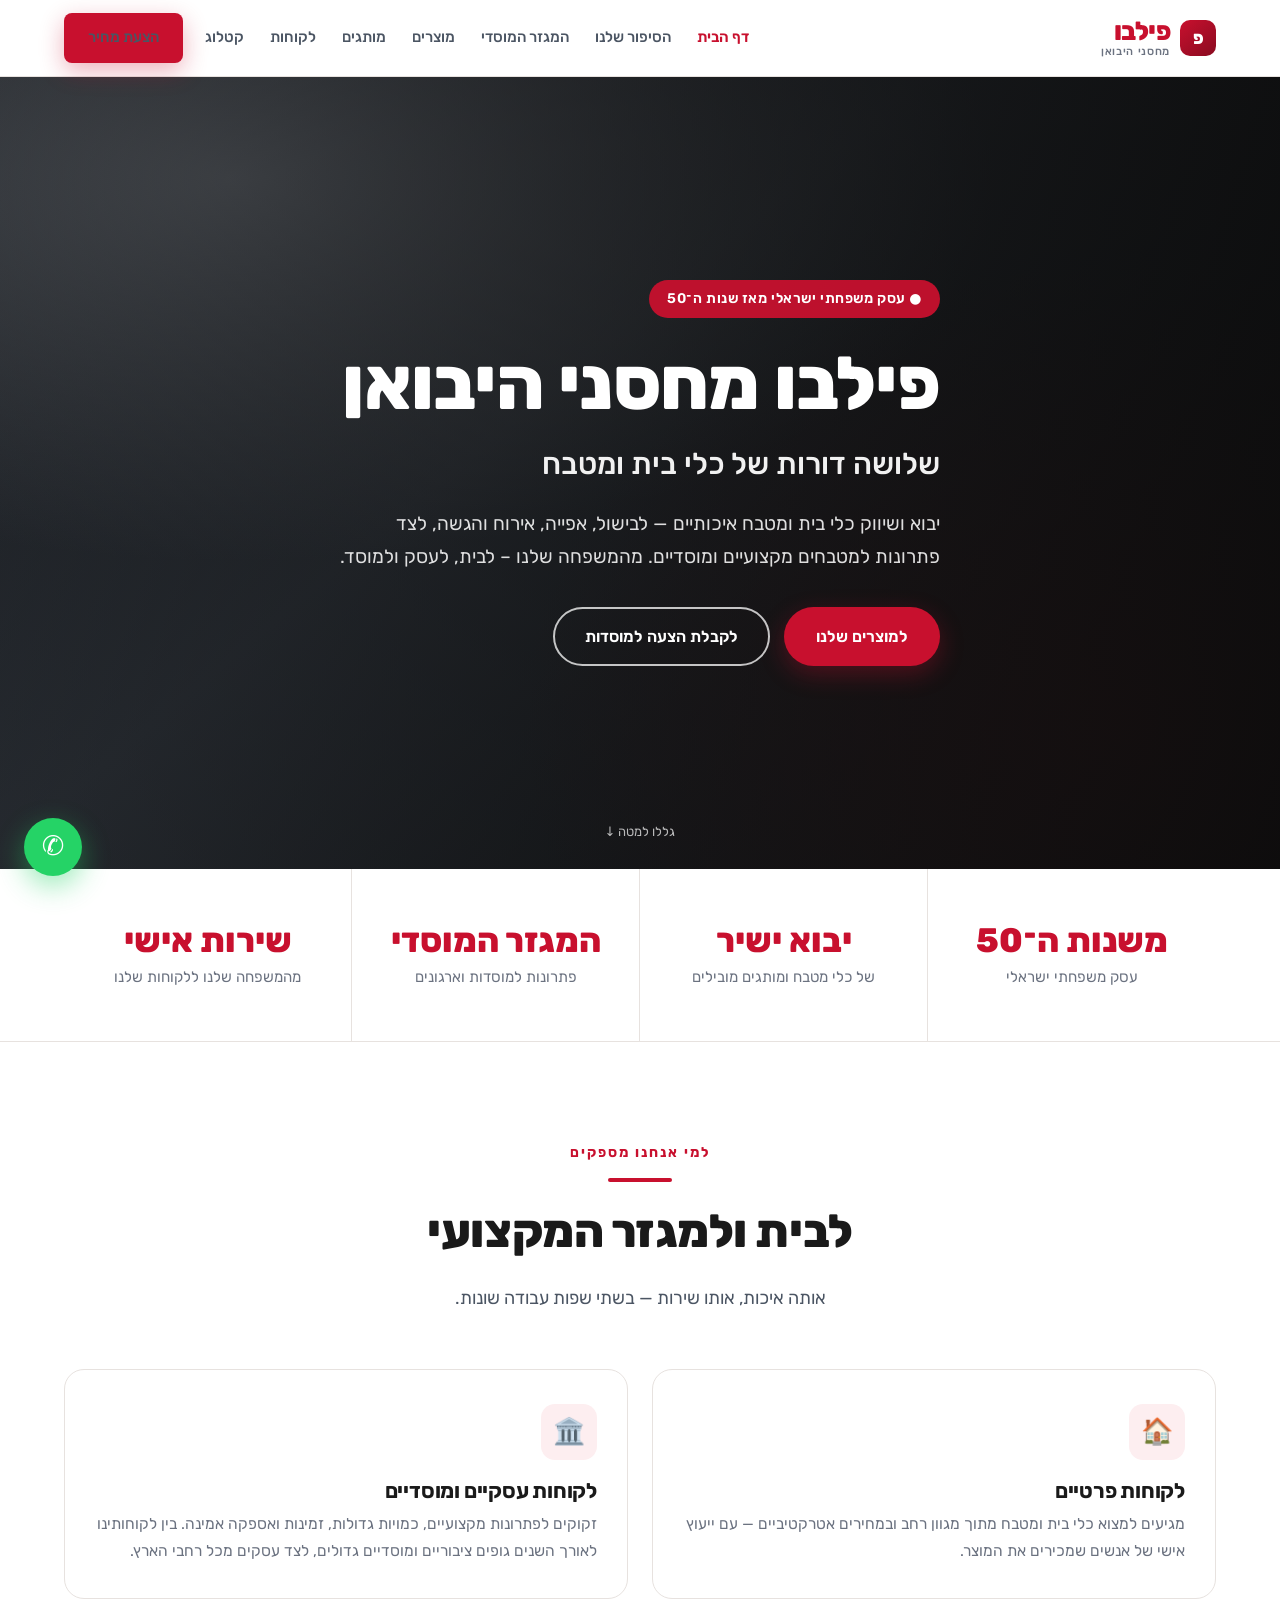
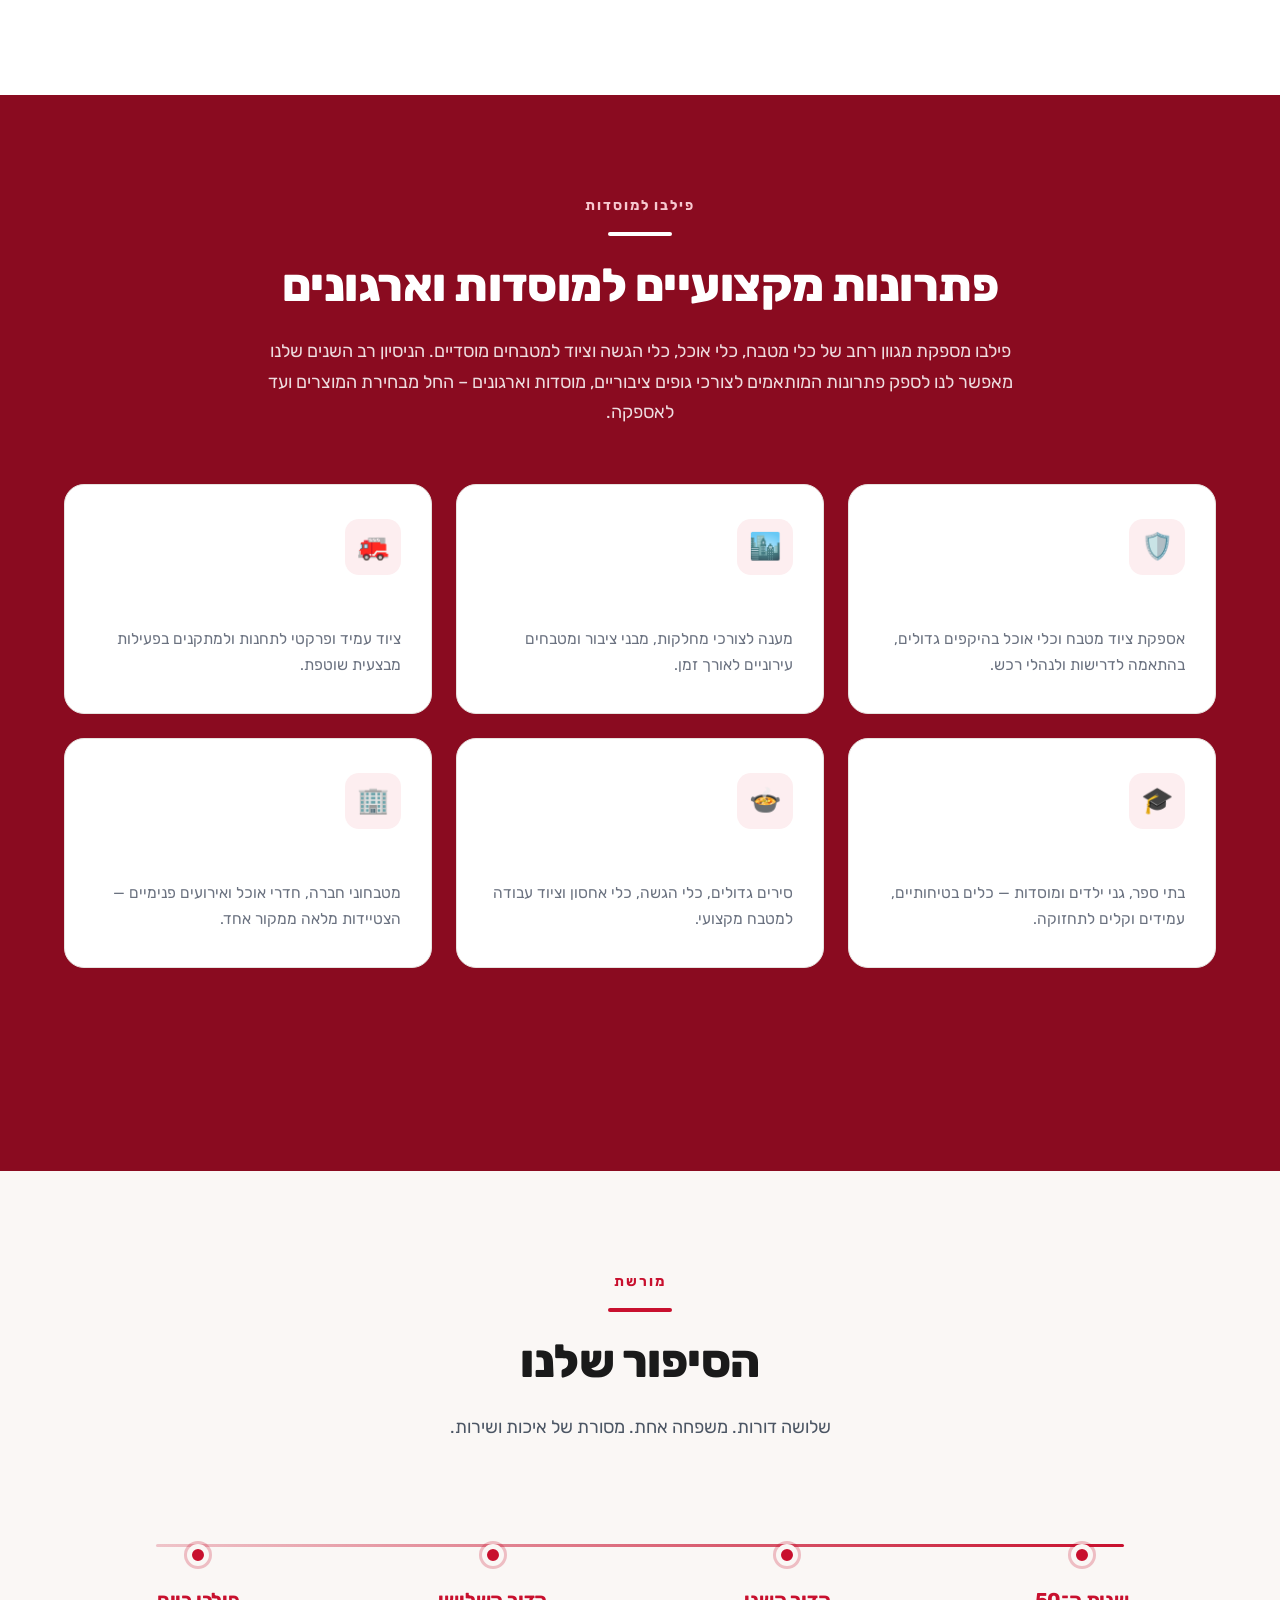
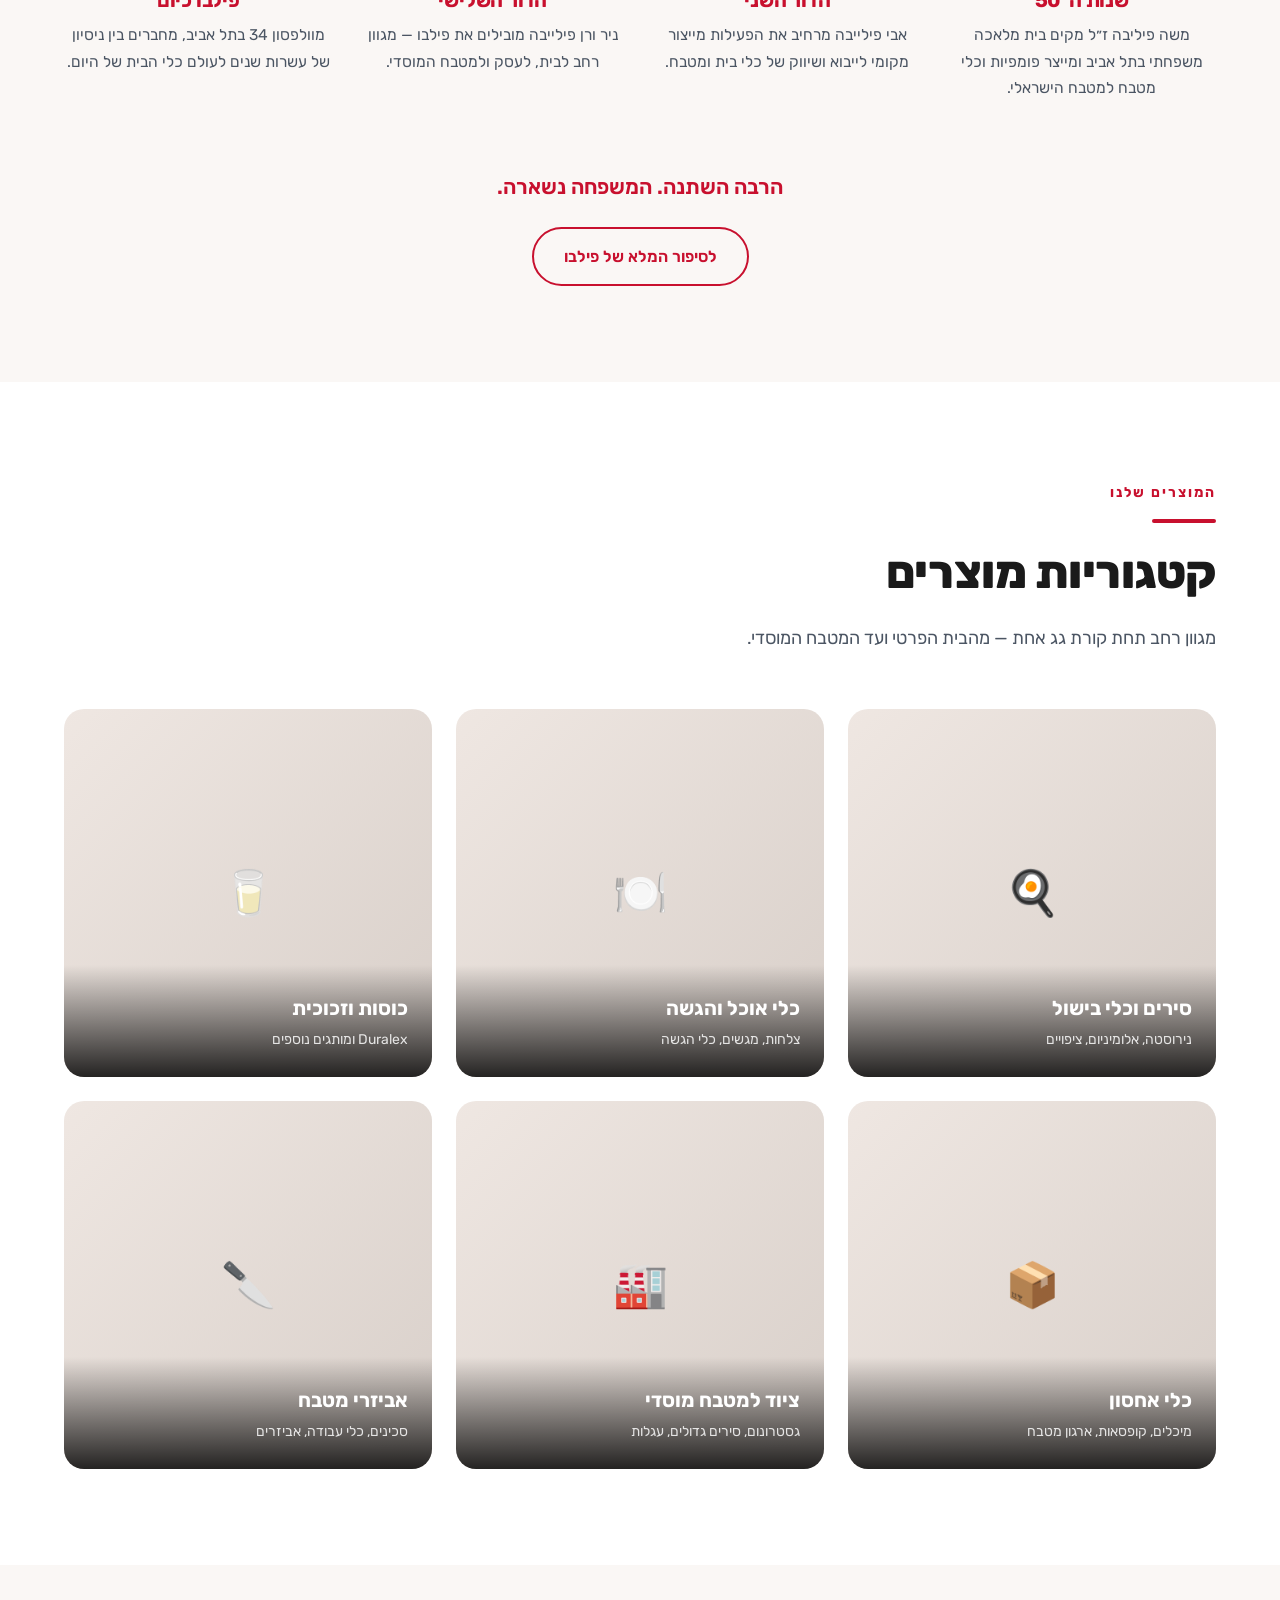
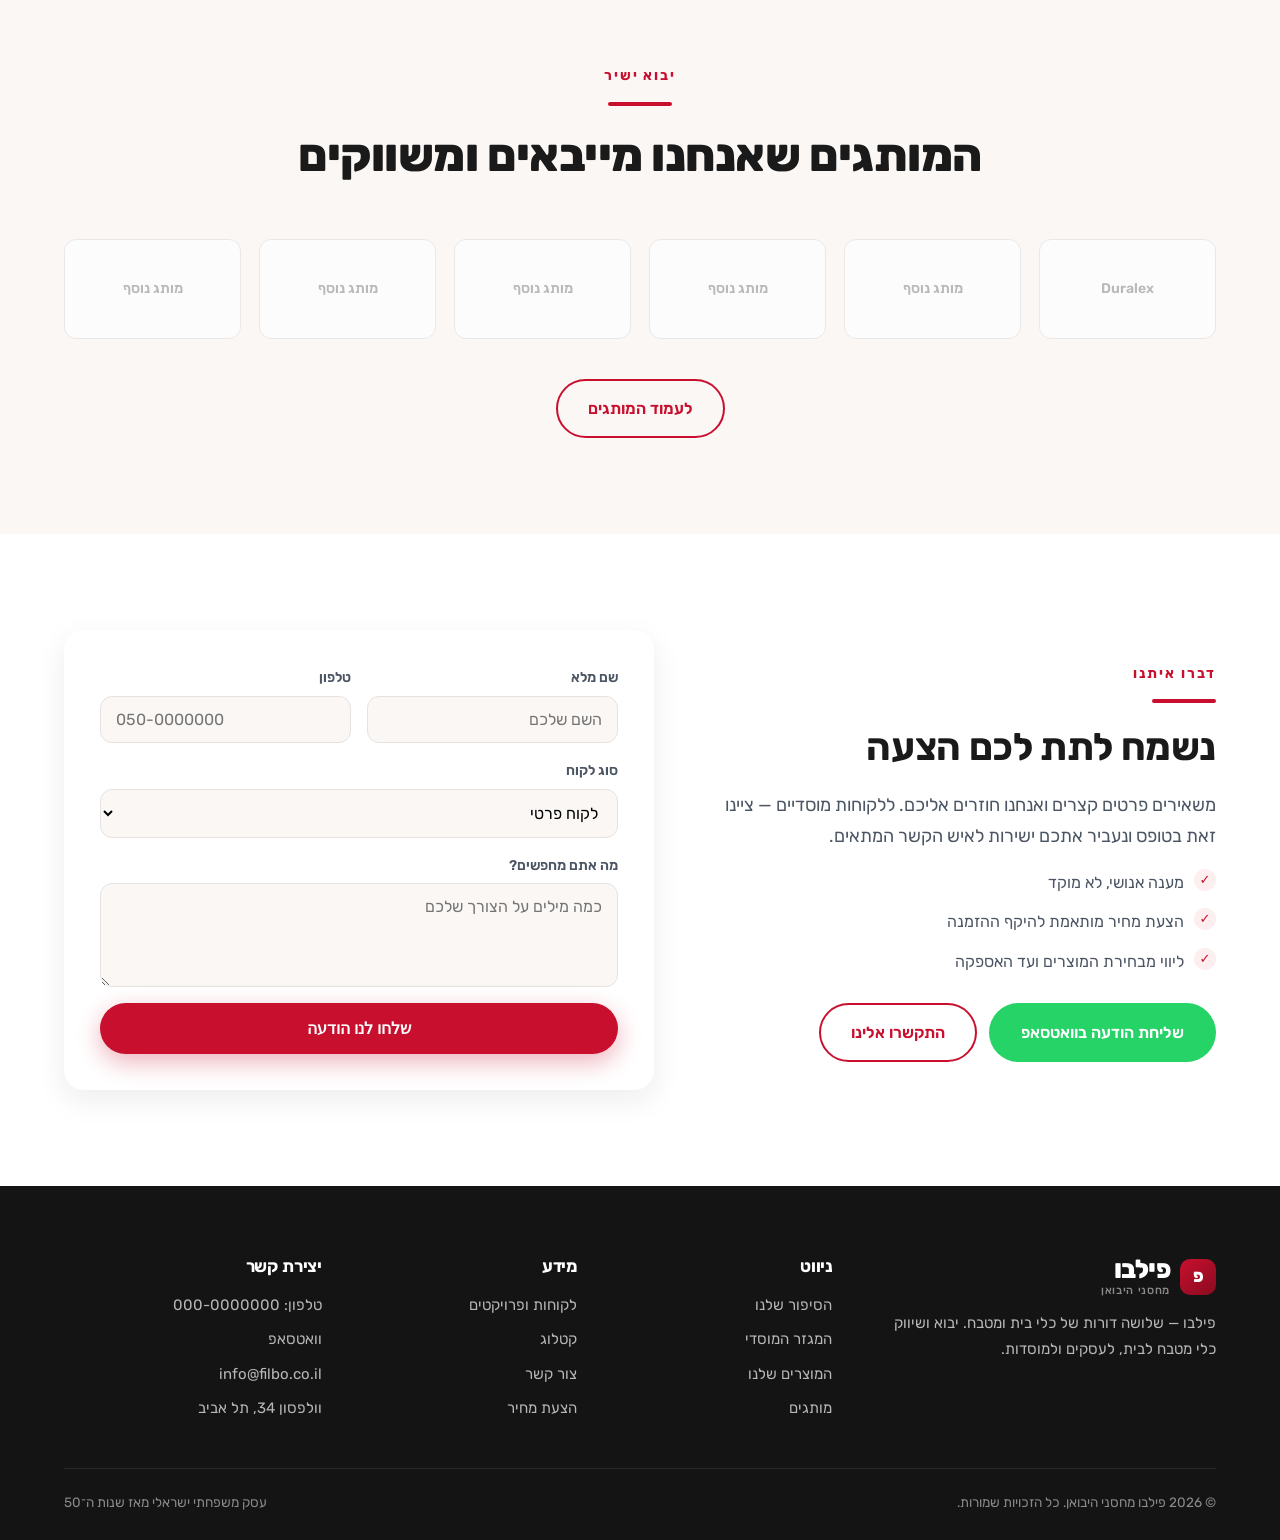
<file: index.html>
<!DOCTYPE html>
<html lang="he" dir="rtl">
<head>
<meta charset="utf-8">
<meta name="viewport" content="width=device-width,initial-scale=1">
<title>פילבו מחסני היבואן | יבוא ושיווק כלי מטבח לבית, לעסקים ולמוסדות</title>
<meta name="description" content="פילבו – עסק משפחתי ישראלי משנות ה־50. יבוא ושיווק כלי מטבח, כלי אוכל והגשה וציוד למטבחים מוסדיים. פתרונות לבית, לעסקים ולמגזר המוסדי.">
<link rel="preconnect" href="https://fonts.googleapis.com">
<link rel="preconnect" href="https://fonts.gstatic.com" crossorigin>
<link href="https://fonts.googleapis.com/css2?family=Rubik:wght@400;500;600;700;800&display=swap" rel="stylesheet">
<link rel="stylesheet" href="assets/css/style.css">
</head>
<body>

<header class="header">
  <div class="wrap header__inner">
    <a class="logo" href="index.html">
      <span class="logo__mark">פ</span>
      <span class="logo__txt">פילבו<small>מחסני היבואן</small></span>
    </a>
    <button class="burger" aria-label="פתיחת תפריט" aria-expanded="false">☰</button>
    <nav class="nav">
      <a href="index.html">דף הבית</a>
      <a href="about.html">הסיפור שלנו</a>
      <a href="institutional.html">המגזר המוסדי</a>
      <a href="products.html">מוצרים</a>
      <a href="brands.html">מותגים</a>
      <a href="clients.html">לקוחות</a>
      <a href="catalog.html">קטלוג</a>
      <a class="btn btn--primary" href="contact.html">הצעת מחיר</a>
    </nav>
  </div>
</header>

<!-- ===== HERO ===== -->
<section class="hero">
  <div class="hero__bg" style="background:radial-gradient(1200px 600px at 20% 15%,#5a5f66 0%,transparent 60%),radial-gradient(900px 700px at 85% 80%,#3a2226 0%,transparent 62%),linear-gradient(140deg,#20242a 0%,#31373f 42%,#171a1e 100%)"></div>
  <div class="wrap hero__inner">
    <span class="hero__eyebrow">● עסק משפחתי ישראלי מאז שנות ה־50</span>
    <h1>פילבו מחסני היבואן</h1>
    <p class="hero__sub">שלושה דורות של כלי בית ומטבח</p>
    <p class="hero__lead">יבוא ושיווק כלי בית ומטבח איכותיים — לבישול, אפייה, אירוח והגשה, לצד פתרונות למטבחים מקצועיים ומוסדיים. מהמשפחה שלנו – לבית, לעסק ולמוסד.</p>
    <div class="hero__cta">
      <a class="btn btn--primary" href="products.html">למוצרים שלנו</a>
      <a class="btn btn--ghost" href="institutional.html">לקבלת הצעה למוסדות</a>
    </div>
  </div>
  <span class="hero__scroll">גללו למטה ↓</span>
</section>

<!-- ===== STATS ===== -->
<section class="stats">
  <div class="wrap">
    <div class="stats__grid">
      <div class="stat reveal"><div class="stat__num">משנות ה־50</div><div class="stat__label">עסק משפחתי ישראלי</div></div>
      <div class="stat reveal" data-delay="90"><div class="stat__num">יבוא ישיר</div><div class="stat__label">של כלי מטבח ומותגים מובילים</div></div>
      <div class="stat reveal" data-delay="180"><div class="stat__num">המגזר המוסדי</div><div class="stat__label">פתרונות למוסדות וארגונים</div></div>
      <div class="stat reveal" data-delay="270"><div class="stat__num">שירות אישי</div><div class="stat__label">מהמשפחה שלנו ללקוחות שלנו</div></div>
    </div>
  </div>
</section>

<!-- ===== שני קהלים ===== -->
<section class="section">
  <div class="wrap">
    <div class="head head--center reveal">
      <span class="eyebrow">למי אנחנו מספקים</span>
      <div class="rule"></div>
      <h2>לבית ולמגזר המקצועי</h2>
      <p>אותה איכות, אותו שירות — בשתי שפות עבודה שונות.</p>
    </div>
    <div class="grid grid--2">
      <article class="card reveal">
        <div class="card__icon">🏠</div>
        <h3>לקוחות פרטיים</h3>
        <p>מגיעים למצוא כלי בית ומטבח מתוך מגוון רחב ובמחירים אטרקטיביים — עם ייעוץ אישי של אנשים שמכירים את המוצר.</p>
      </article>
      <article class="card reveal" data-delay="120">
        <div class="card__icon">🏛️</div>
        <h3>לקוחות עסקיים ומוסדיים</h3>
        <p>זקוקים לפתרונות מקצועיים, כמויות גדולות, זמינות ואספקה אמינה. בין לקוחותינו לאורך השנים גופים ציבוריים ומוסדיים גדולים, לצד עסקים מכל רחבי הארץ.</p>
      </article>
    </div>
  </div>
</section>

<!-- ===== המגזר המוסדי – החלק המרכזי ===== -->
<section class="section section--red">
  <div class="wrap">
    <div class="head head--center reveal">
      <span class="eyebrow">פילבו למוסדות</span>
      <div class="rule"></div>
      <h2>פתרונות מקצועיים למוסדות וארגונים</h2>
      <p>פילבו מספקת מגוון רחב של כלי מטבח, כלי אוכל, כלי הגשה וציוד למטבחים מוסדיים. הניסיון רב השנים שלנו מאפשר לנו לספק פתרונות המותאמים לצורכי גופים ציבוריים, מוסדות וארגונים – החל מבחירת המוצרים ועד לאספקה.</p>
    </div>
    <div class="grid grid--3">
      <article class="card reveal"><div class="card__icon">🛡️</div><h3>גופי ביטחון</h3><p>אספקת ציוד מטבח וכלי אוכל בהיקפים גדולים, בהתאמה לדרישות ולנהלי רכש.</p></article>
      <article class="card reveal" data-delay="80"><div class="card__icon">🏙️</div><h3>רשויות מקומיות</h3><p>מענה לצורכי מחלקות, מבני ציבור ומטבחים עירוניים לאורך זמן.</p></article>
      <article class="card reveal" data-delay="160"><div class="card__icon">🚒</div><h3>כוחות הצלה</h3><p>ציוד עמיד ופרקטי לתחנות ולמתקנים בפעילות מבצעית שוטפת.</p></article>
      <article class="card reveal" data-delay="240"><div class="card__icon">🎓</div><h3>מוסדות חינוך</h3><p>בתי ספר, גני ילדים ומוסדות — כלים בטיחותיים, עמידים וקלים לתחזוקה.</p></article>
      <article class="card reveal" data-delay="320"><div class="card__icon">🍲</div><h3>מטבחים מוסדיים</h3><p>סירים גדולים, כלי הגשה, כלי אחסון וציוד עבודה למטבח מקצועי.</p></article>
      <article class="card reveal" data-delay="400"><div class="card__icon">🏢</div><h3>חברות וארגונים</h3><p>מטבחוני חברה, חדרי אוכל ואירועים פנימיים — הצטיידות מלאה ממקור אחד.</p></article>
    </div>
    <div style="text-align:center;margin-top:48px" class="reveal">
      <a class="btn btn--ghost" href="institutional.html">לעמוד המגזר המוסדי</a>
      <a class="btn btn--ghost" href="contact.html">לקבלת הצעת מחיר למוסדות</a>
    </div>
  </div>
</section>

<!-- ===== הסיפור המשפחתי ===== -->
<section class="section section--cream">
  <div class="wrap">
    <div class="head head--center reveal">
      <span class="eyebrow">מורשת</span>
      <div class="rule"></div>
      <h2>הסיפור שלנו</h2>
      <p>שלושה דורות. משפחה אחת. מסורת של איכות ושירות.</p>
    </div>
    <div class="timeline">
      <div class="timeline__grid">
        <div class="tl reveal"><div class="tl__dot"></div><h3>שנות ה־50</h3><p>משה פיליבה ז״ל מקים בית מלאכה משפחתי בתל אביב ומייצר פומפיות וכלי מטבח למטבח הישראלי.</p></div>
        <div class="tl reveal" data-delay="120"><div class="tl__dot"></div><h3>הדור השני</h3><p>אבי פילייבה מרחיב את הפעילות מייצור מקומי לייבוא ושיווק של כלי בית ומטבח.</p></div>
        <div class="tl reveal" data-delay="240"><div class="tl__dot"></div><h3>הדור השלישי</h3><p>ניר ורן פילייבה מובילים את פילבו — מגוון רחב לבית, לעסק ולמטבח המוסדי.</p></div>
        <div class="tl reveal" data-delay="360"><div class="tl__dot"></div><h3>פילבו כיום</h3><p>מוולפסון 34 בתל אביב, מחברים בין ניסיון של עשרות שנים לעולם כלי הבית של היום.</p></div>
      </div>
    </div>
    <div style="text-align:center;margin-top:52px" class="reveal">
      <p style="font-size:21px;font-weight:600;color:var(--red);margin-bottom:22px">הרבה השתנה. המשפחה נשארה.</p>
      <a class="btn btn--outline" href="about.html">לסיפור המלא של פילבו</a>
    </div>
  </div>
</section>

<!-- ===== מוצרים ===== -->
<section class="section">
  <div class="wrap">
    <div class="head reveal">
      <span class="eyebrow">המוצרים שלנו</span>
      <div class="rule"></div>
      <h2>קטגוריות מוצרים</h2>
      <p>מגוון רחב תחת קורת גג אחת — מהבית הפרטי ועד המטבח המוסדי.</p>
    </div>
    <div class="grid grid--3">
      <a class="tile reveal" href="products.html"><div class="ph">🍳</div><div class="tile__cap">סירים וכלי בישול<span>נירוסטה, אלומיניום, ציפויים</span></div></a>
      <a class="tile reveal" data-delay="80" href="products.html"><div class="ph">🍽️</div><div class="tile__cap">כלי אוכל והגשה<span>צלחות, מגשים, כלי הגשה</span></div></a>
      <a class="tile reveal" data-delay="160" href="products.html"><div class="ph">🥛</div><div class="tile__cap">כוסות וזכוכית<span>Duralex ומותגים נוספים</span></div></a>
      <a class="tile reveal" data-delay="240" href="products.html"><div class="ph">📦</div><div class="tile__cap">כלי אחסון<span>מיכלים, קופסאות, ארגון מטבח</span></div></a>
      <a class="tile reveal" data-delay="320" href="products.html"><div class="ph">🏭</div><div class="tile__cap">ציוד למטבח מוסדי<span>גסטרונום, סירים גדולים, עגלות</span></div></a>
      <a class="tile reveal" data-delay="400" href="products.html"><div class="ph">🔪</div><div class="tile__cap">אביזרי מטבח<span>סכינים, כלי עבודה, אביזרים</span></div></a>
    </div>
  </div>
</section>

<!-- ===== מותגים ===== -->
<section class="section section--cream">
  <div class="wrap">
    <div class="head head--center reveal">
      <span class="eyebrow">יבוא ישיר</span>
      <div class="rule"></div>
      <h2>המותגים שאנחנו מייבאים ומשווקים</h2>
    </div>
    <div class="logos reveal">
      <div>Duralex</div><div>מותג נוסף</div><div>מותג נוסף</div>
      <div>מותג נוסף</div><div>מותג נוסף</div><div>מותג נוסף</div>
    </div>
    <div style="text-align:center;margin-top:40px" class="reveal"><a class="btn btn--outline" href="brands.html">לעמוד המותגים</a></div>
  </div>
</section>

<!-- ===== יצירת קשר ===== -->
<section class="section" id="contact">
  <div class="wrap split">
    <div class="reveal">
      <span class="eyebrow">דברו איתנו</span>
      <div class="rule"></div>
      <h2 style="font-size:38px">נשמח לתת לכם הצעה</h2>
      <p style="font-size:18px;color:var(--ink-soft)">משאירים פרטים קצרים ואנחנו חוזרים אליכם. ללקוחות מוסדיים — ציינו זאת בטופס ונעביר אתכם ישירות לאיש הקשר המתאים.</p>
      <ul class="ticks">
        <li>מענה אנושי, לא מוקד</li>
        <li>הצעת מחיר מותאמת להיקף ההזמנה</li>
        <li>ליווי מבחירת המוצרים ועד האספקה</li>
      </ul>
      <div style="display:flex;gap:12px;flex-wrap:wrap">
        <a class="btn btn--wa" href="https://wa.me/972000000000">שליחת הודעה בוואטסאפ</a>
        <a class="btn btn--outline" href="tel:+972000000000">התקשרו אלינו</a>
      </div>
    </div>
    <form class="form reveal" id="lead-form" data-delay="120">
      <div id="form-ok" class="form__ok">תודה! הפנייה נשלחה ונחזור אליכם בהקדם.</div>
      <div class="row">
        <div class="field"><label for="name">שם מלא</label><input id="name" name="name" required placeholder="השם שלכם"></div>
        <div class="field"><label for="phone">טלפון</label><input id="phone" name="phone" type="tel" required placeholder="050-0000000"></div>
      </div>
      <div class="field"><label for="type">סוג לקוח</label>
        <select id="type" name="type">
          <option>לקוח פרטי</option>
          <option>עסק</option>
          <option>מוסד / גוף ציבורי</option>
        </select>
      </div>
      <div class="field"><label for="msg">מה אתם מחפשים?</label><textarea id="msg" name="msg" rows="4" placeholder="כמה מילים על הצורך שלכם"></textarea></div>
      <button class="btn btn--primary" type="submit" style="justify-content:center">שלחו לנו הודעה</button>
    </form>
  </div>
</section>

<footer class="footer">
  <div class="wrap">
    <div class="footer__grid">
      <div>
        <div class="logo" style="color:#fff;margin-bottom:14px"><span class="logo__mark">פ</span><span class="logo__txt">פילבו<small style="color:#8A8A8A">מחסני היבואן</small></span></div>
        <p>פילבו — שלושה דורות של כלי בית ומטבח. יבוא ושיווק כלי מטבח לבית, לעסקים ולמוסדות.</p>
      </div>
      <div><h4>ניווט</h4><ul>
        <li><a href="about.html">הסיפור שלנו</a></li>
        <li><a href="institutional.html">המגזר המוסדי</a></li>
        <li><a href="products.html">המוצרים שלנו</a></li>
        <li><a href="brands.html">מותגים</a></li>
      </ul></div>
      <div><h4>מידע</h4><ul>
        <li><a href="clients.html">לקוחות ופרויקטים</a></li>
        <li><a href="catalog.html">קטלוג</a></li>
        <li><a href="contact.html">צור קשר</a></li>
        <li><a href="contact.html">הצעת מחיר</a></li>
      </ul></div>
      <div><h4>יצירת קשר</h4><ul>
        <li><a href="tel:+972000000000">טלפון: 000-0000000</a></li>
        <li><a href="https://wa.me/972000000000">וואטסאפ</a></li>
        <li><a href="mailto:info@filbo.co.il">info@filbo.co.il</a></li>
        <li>וולפסון 34, תל אביב</li>
      </ul></div>
    </div>
    <div class="footer__bottom">
      <span>© <span id="year">2026</span> פילבו מחסני היבואן. כל הזכויות שמורות.</span>
      <span>עסק משפחתי ישראלי מאז שנות ה־50</span>
    </div>
  </div>
</footer>

<a class="fab" href="https://wa.me/972000000000" aria-label="וואטסאפ">✆</a>
<script src="assets/js/main.js"></script>
</body>
</html>
</file>
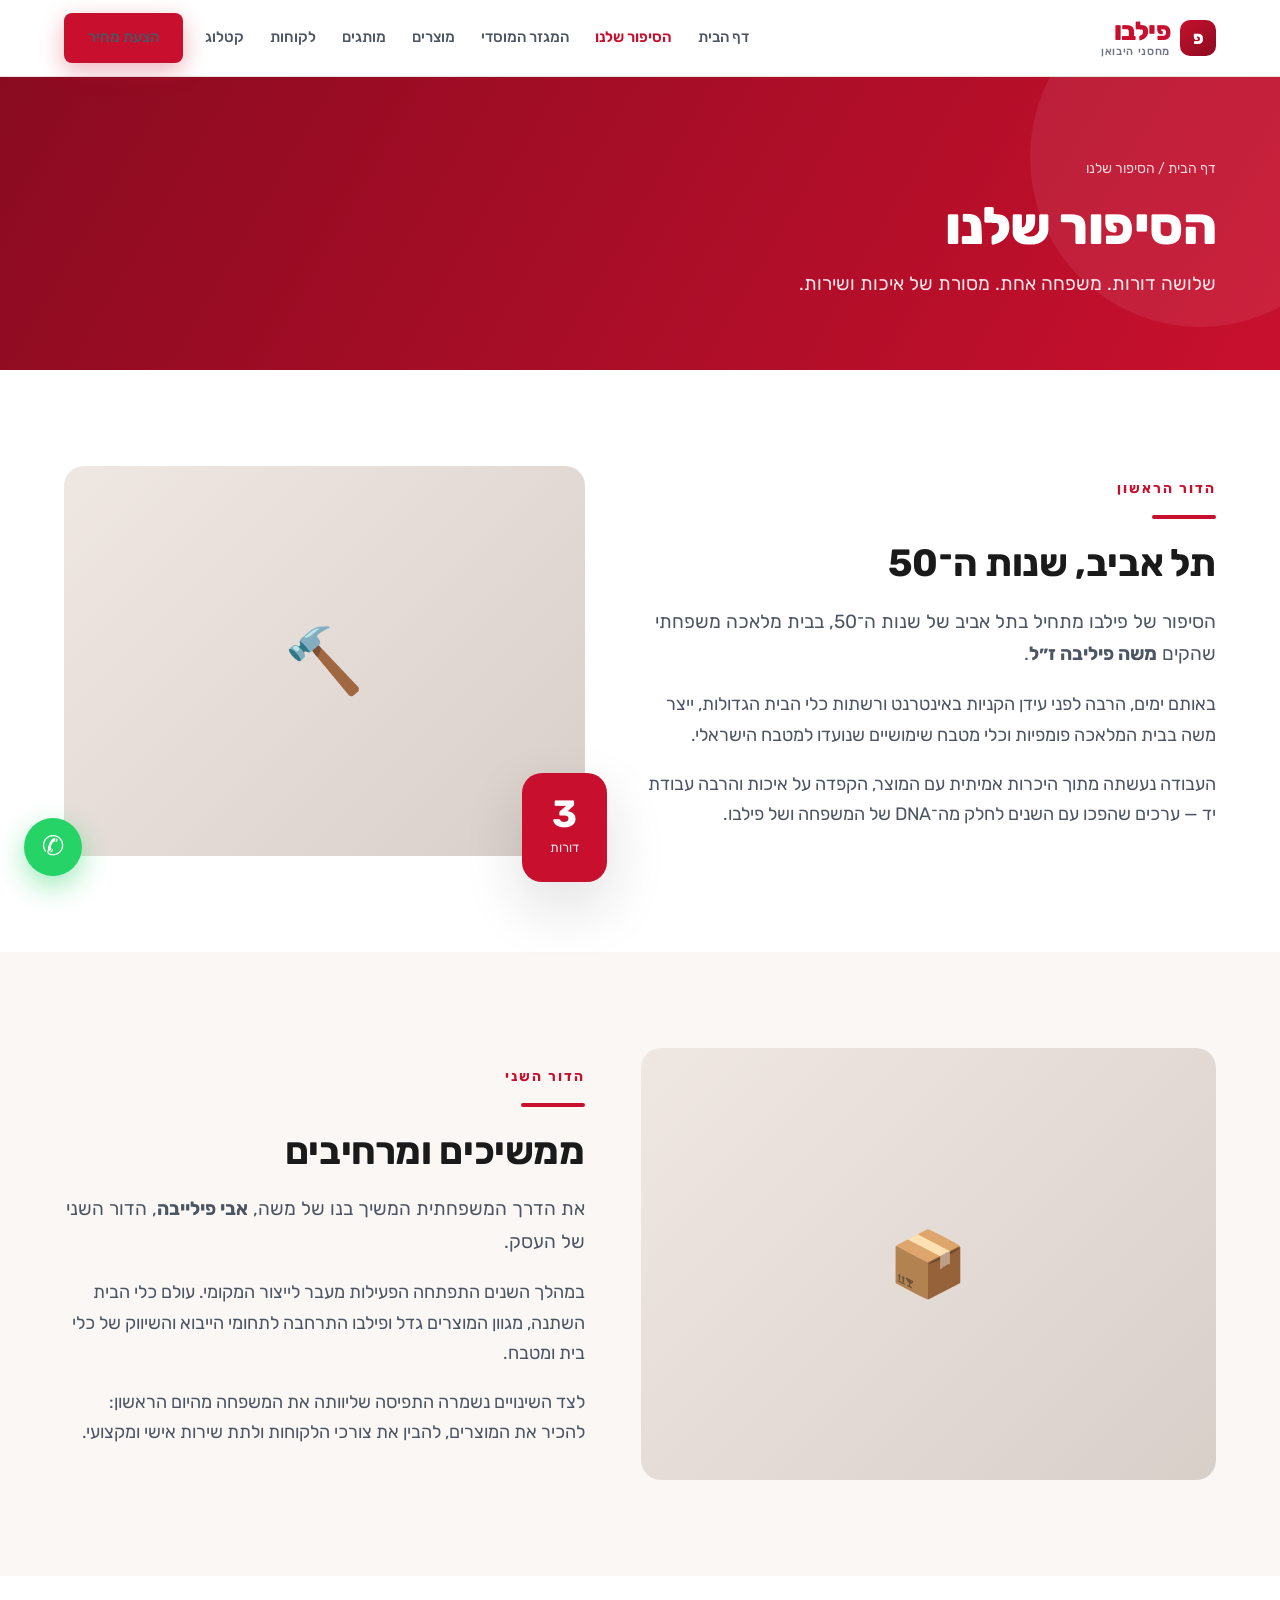
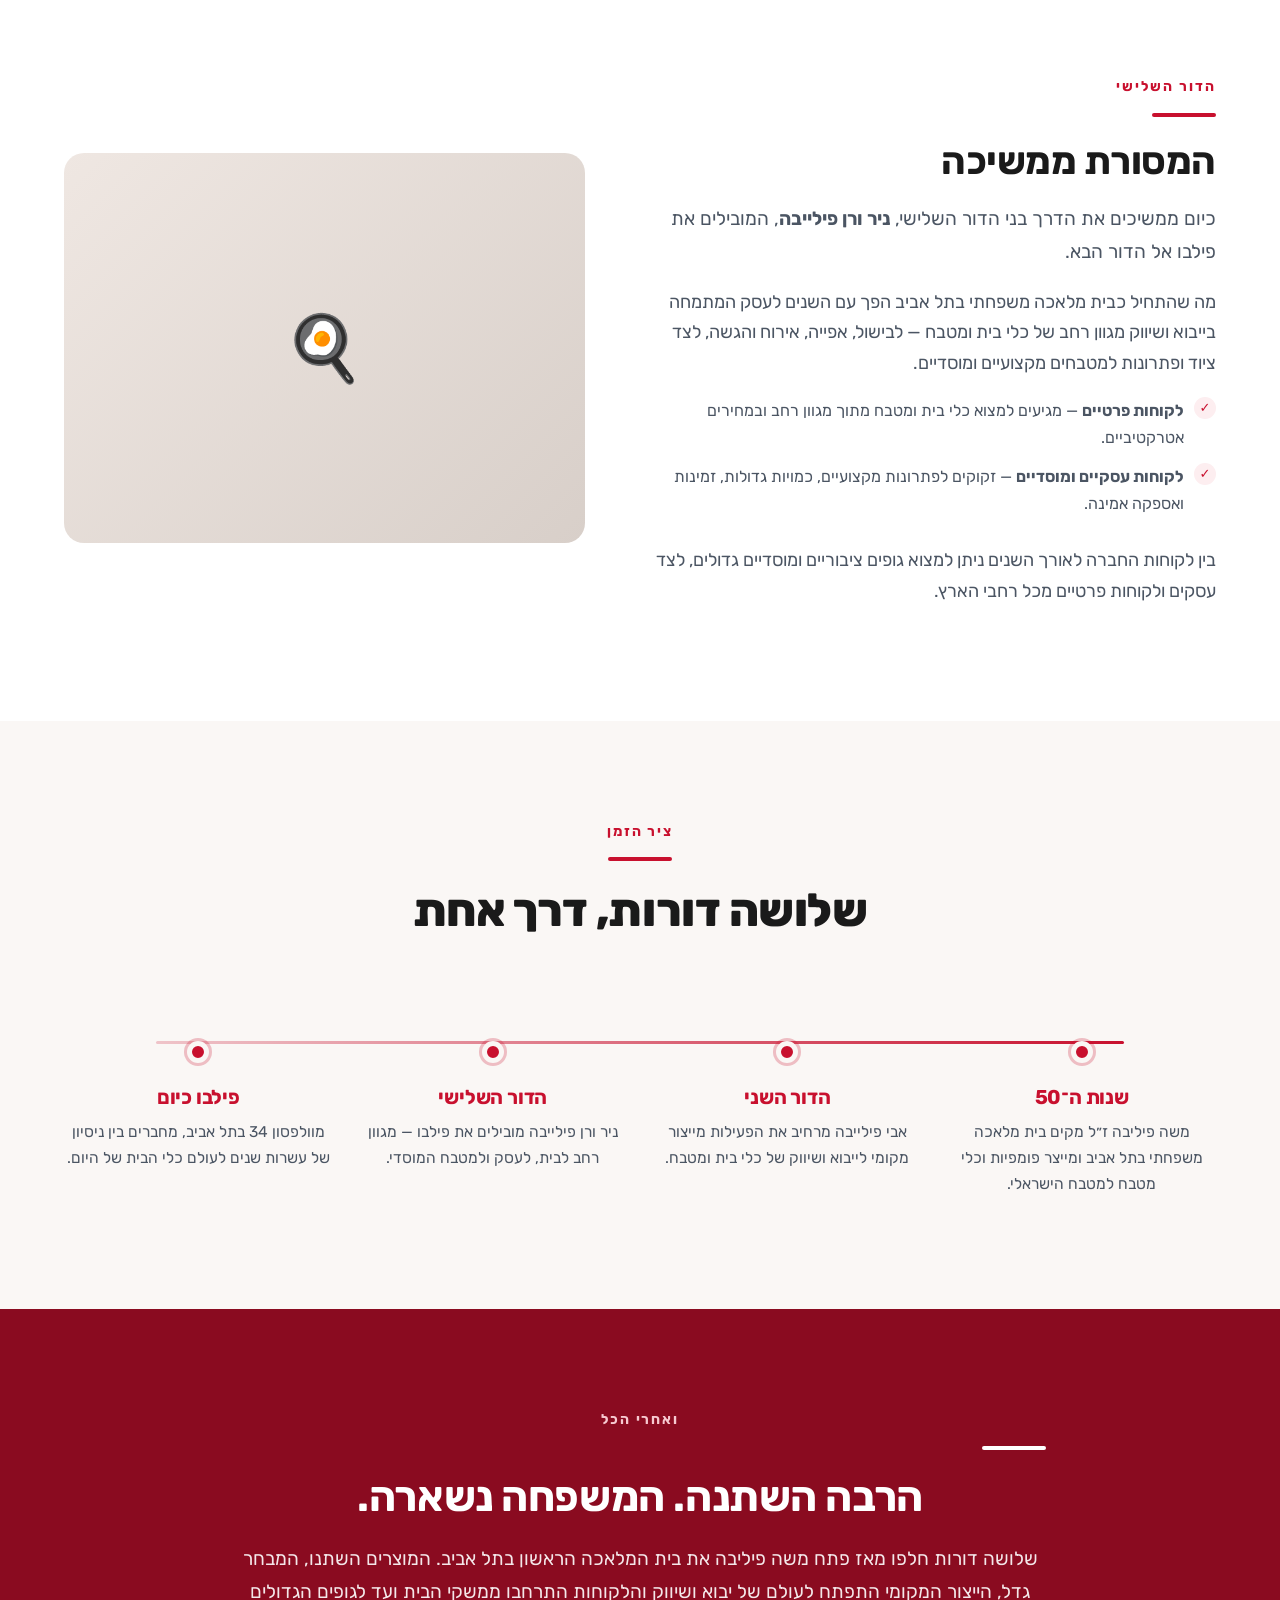
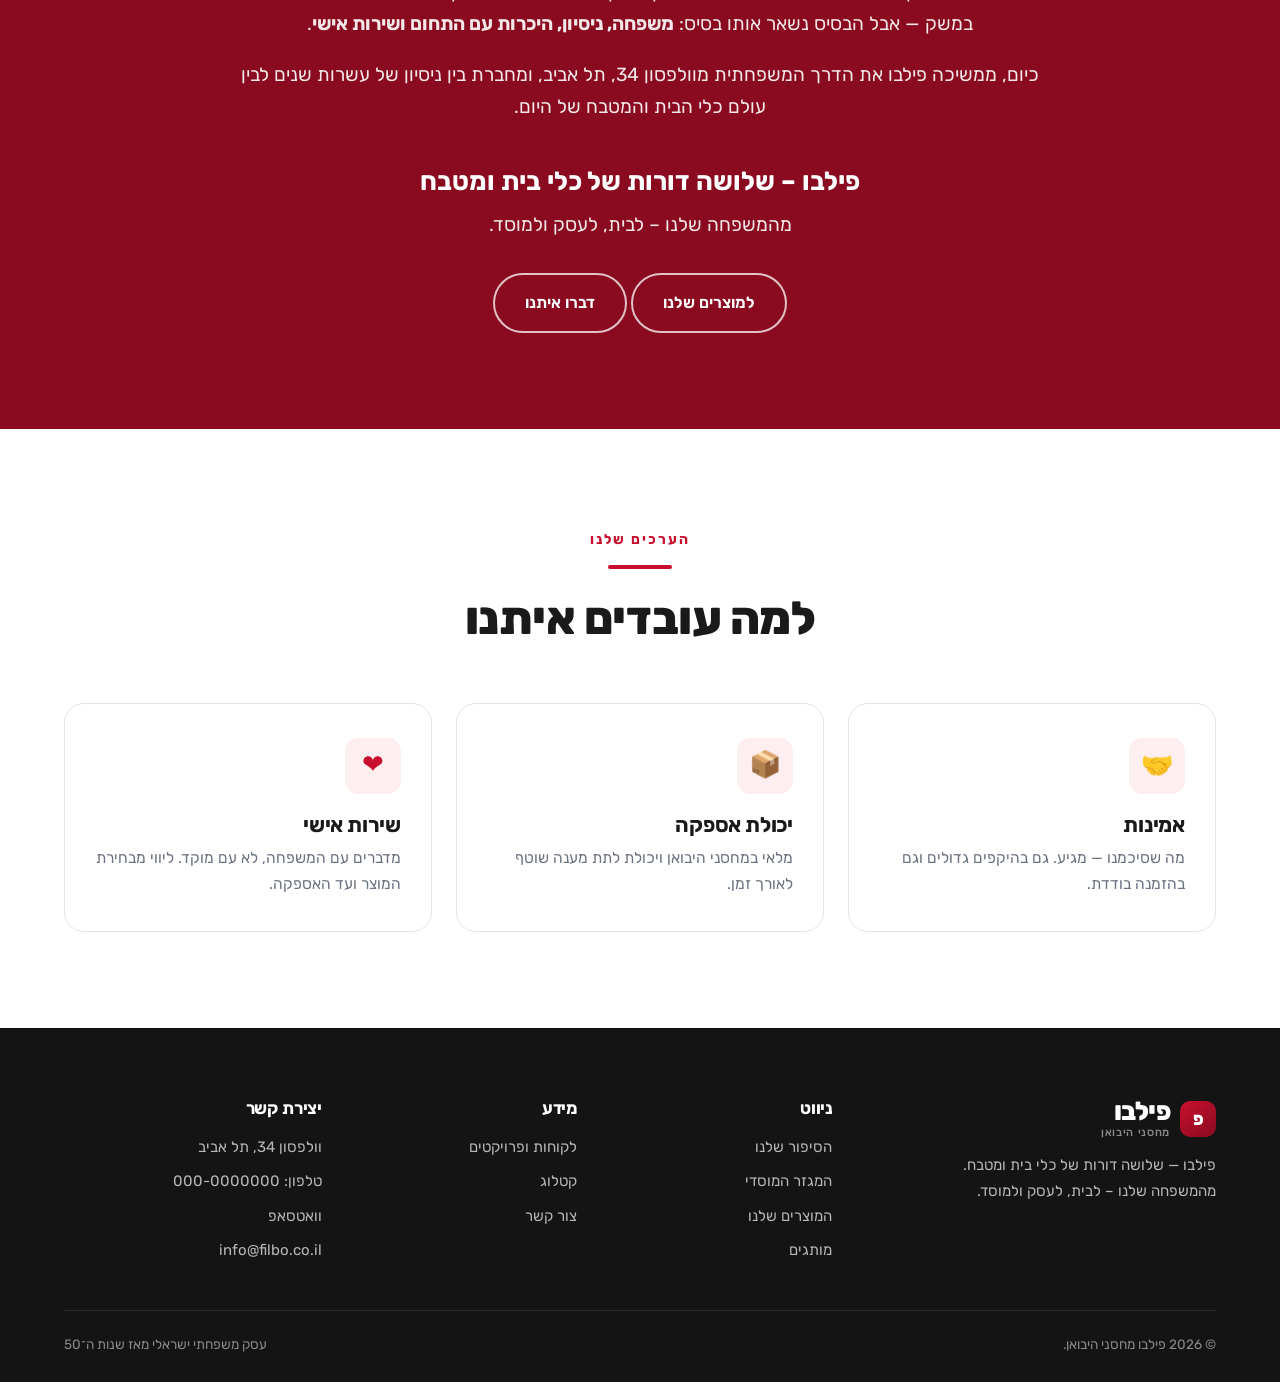
<file: about.html>
<!DOCTYPE html>
<html lang="he" dir="rtl">
<head>
<meta charset="utf-8">
<meta name="viewport" content="width=device-width,initial-scale=1">
<title>הסיפור שלנו | פילבו – שלושה דורות של כלי בית ומטבח</title>
<meta name="description" content="הסיפור המשפחתי של פילבו – מבית מלאכה בתל אביב של שנות ה־50 שהקים משה פיליבה ז״ל, דרך הדור השני והשלישי, ועד יבוא ושיווק כלי בית ומטבח לבית, לעסק ולמוסד.">
<link rel="preconnect" href="https://fonts.googleapis.com">
<link rel="preconnect" href="https://fonts.gstatic.com" crossorigin>
<link href="https://fonts.googleapis.com/css2?family=Rubik:wght@400;500;600;700;800&display=swap" rel="stylesheet">
<link rel="stylesheet" href="assets/css/style.css">
</head>
<body>
<header class="header">
  <div class="wrap header__inner">
    <a class="logo" href="index.html"><span class="logo__mark">פ</span><span class="logo__txt">פילבו<small>מחסני היבואן</small></span></a>
    <button class="burger" aria-label="פתיחת תפריט" aria-expanded="false">☰</button>
    <nav class="nav">
      <a href="index.html">דף הבית</a><a href="about.html">הסיפור שלנו</a><a href="institutional.html">המגזר המוסדי</a>
      <a href="products.html">מוצרים</a><a href="brands.html">מותגים</a><a href="clients.html">לקוחות</a>
      <a href="catalog.html">קטלוג</a><a class="btn btn--primary" href="contact.html">הצעת מחיר</a>
    </nav>
  </div>
</header>

<section class="phero">
  <div class="wrap">
    <div class="crumbs"><a href="index.html">דף הבית</a> / הסיפור שלנו</div>
    <h1>הסיפור שלנו</h1>
    <p>שלושה דורות. משפחה אחת. מסורת של איכות ושירות.</p>
  </div>
</section>

<!-- ===== פרק 1: ההתחלה ===== -->
<section class="section">
  <div class="wrap split">
    <div class="reveal">
      <span class="eyebrow">הדור הראשון</span><div class="rule"></div>
      <h2 style="font-size:38px">תל אביב, שנות ה־50</h2>
      <p style="font-size:19px;color:var(--ink-soft)">הסיפור של פילבו מתחיל בתל אביב של שנות ה־50, בבית מלאכה משפחתי שהקים <b>משה פיליבה ז״ל</b>.</p>
      <p style="font-size:18px;color:var(--ink-soft)">באותם ימים, הרבה לפני עידן הקניות באינטרנט ורשתות כלי הבית הגדולות, ייצר משה בבית המלאכה פומפיות וכלי מטבח שימושיים שנועדו למטבח הישראלי.</p>
      <p style="font-size:18px;color:var(--ink-soft)">העבודה נעשתה מתוך היכרות אמיתית עם המוצר, הקפדה על איכות והרבה עבודת יד — ערכים שהפכו עם השנים לחלק מה־DNA של המשפחה ושל פילבו.</p>
    </div>
    <div class="split__media reveal" data-delay="120">
      <div class="ph" style="font-size:64px">🔨</div>
      <div class="badge-years"><b>3</b><span>דורות</span></div>
    </div>
  </div>
</section>

<!-- ===== פרק 2: הדור השני ===== -->
<section class="section section--cream">
  <div class="wrap split">
    <div class="split__media reveal"><div class="ph" style="font-size:64px">📦</div></div>
    <div class="reveal" data-delay="120">
      <span class="eyebrow">הדור השני</span><div class="rule"></div>
      <h2 style="font-size:38px">ממשיכים ומרחיבים</h2>
      <p style="font-size:19px;color:var(--ink-soft)">את הדרך המשפחתית המשיך בנו של משה, <b>אבי פילייבה</b>, הדור השני של העסק.</p>
      <p style="font-size:18px;color:var(--ink-soft)">במהלך השנים התפתחה הפעילות מעבר לייצור המקומי. עולם כלי הבית השתנה, מגוון המוצרים גדל ופילבו התרחבה לתחומי הייבוא והשיווק של כלי בית ומטבח.</p>
      <p style="font-size:18px;color:var(--ink-soft)">לצד השינויים נשמרה התפיסה שליוותה את המשפחה מהיום הראשון: להכיר את המוצרים, להבין את צורכי הלקוחות ולתת שירות אישי ומקצועי.</p>
    </div>
  </div>
</section>

<!-- ===== פרק 3: הדור השלישי ===== -->
<section class="section">
  <div class="wrap split">
    <div class="reveal">
      <span class="eyebrow">הדור השלישי</span><div class="rule"></div>
      <h2 style="font-size:38px">המסורת ממשיכה</h2>
      <p style="font-size:19px;color:var(--ink-soft)">כיום ממשיכים את הדרך בני הדור השלישי, <b>ניר ורן פילייבה</b>, המובילים את פילבו אל הדור הבא.</p>
      <p style="font-size:18px;color:var(--ink-soft)">מה שהתחיל כבית מלאכה משפחתי בתל אביב הפך עם השנים לעסק המתמחה בייבוא ושיווק מגוון רחב של כלי בית ומטבח — לבישול, אפייה, אירוח והגשה, לצד ציוד ופתרונות למטבחים מקצועיים ומוסדיים.</p>
      <ul class="ticks">
        <li><b>לקוחות פרטיים</b> — מגיעים למצוא כלי בית ומטבח מתוך מגוון רחב ובמחירים אטרקטיביים.</li>
        <li><b>לקוחות עסקיים ומוסדיים</b> — זקוקים לפתרונות מקצועיים, כמויות גדולות, זמינות ואספקה אמינה.</li>
      </ul>
      <p style="font-size:18px;color:var(--ink-soft)">בין לקוחות החברה לאורך השנים ניתן למצוא גופים ציבוריים ומוסדיים גדולים, לצד עסקים ולקוחות פרטיים מכל רחבי הארץ.</p>
    </div>
    <div class="split__media reveal" data-delay="120"><div class="ph" style="font-size:64px">🍳</div></div>
  </div>
</section>

<!-- ===== ציר הזמן ===== -->
<section class="section section--cream">
  <div class="wrap">
    <div class="head head--center reveal">
      <span class="eyebrow">ציר הזמן</span><div class="rule"></div>
      <h2>שלושה דורות, דרך אחת</h2>
    </div>
    <div class="timeline"><div class="timeline__grid">
      <div class="tl reveal"><div class="tl__dot"></div><h3>שנות ה־50</h3><p>משה פיליבה ז״ל מקים בית מלאכה משפחתי בתל אביב ומייצר פומפיות וכלי מטבח למטבח הישראלי.</p></div>
      <div class="tl reveal" data-delay="120"><div class="tl__dot"></div><h3>הדור השני</h3><p>אבי פילייבה מרחיב את הפעילות מייצור מקומי לייבוא ושיווק של כלי בית ומטבח.</p></div>
      <div class="tl reveal" data-delay="240"><div class="tl__dot"></div><h3>הדור השלישי</h3><p>ניר ורן פילייבה מובילים את פילבו — מגוון רחב לבית, לעסק ולמטבח המוסדי.</p></div>
      <div class="tl reveal" data-delay="360"><div class="tl__dot"></div><h3>פילבו כיום</h3><p>מוולפסון 34 בתל אביב, מחברים בין ניסיון של עשרות שנים לעולם כלי הבית של היום.</p></div>
    </div></div>
  </div>
</section>

<!-- ===== המשפחה נשארה ===== -->
<section class="section section--red">
  <div class="wrap" style="max-width:860px;text-align:center">
    <div class="reveal">
      <span class="eyebrow">ואחרי הכל</span><div class="rule"></div>
      <h2 style="font-size:42px">הרבה השתנה. המשפחה נשארה.</h2>
      <p style="font-size:19px;color:rgba(255,255,255,.9)">שלושה דורות חלפו מאז פתח משה פיליבה את בית המלאכה הראשון בתל אביב. המוצרים השתנו, המבחר גדל, הייצור המקומי התפתח לעולם של יבוא ושיווק והלקוחות התרחבו ממשקי הבית ועד לגופים הגדולים במשק — אבל הבסיס נשאר אותו בסיס: <b>משפחה, ניסיון, היכרות עם התחום ושירות אישי</b>.</p>
      <p style="font-size:19px;color:rgba(255,255,255,.9)">כיום, ממשיכה פילבו את הדרך המשפחתית מוולפסון 34, תל אביב, ומחברת בין ניסיון של עשרות שנים לבין עולם כלי הבית והמטבח של היום.</p>
      <p style="font-size:26px;font-weight:700;margin-top:36px;margin-bottom:.2em">פילבו – שלושה דורות של כלי בית ומטבח</p>
      <p style="font-size:19px;color:rgba(255,255,255,.9)">מהמשפחה שלנו – לבית, לעסק ולמוסד.</p>
      <div style="margin-top:32px">
        <a class="btn btn--ghost" href="products.html">למוצרים שלנו</a>
        <a class="btn btn--ghost" href="contact.html">דברו איתנו</a>
      </div>
    </div>
  </div>
</section>

<!-- ===== ערכים ===== -->
<section class="section">
  <div class="wrap">
    <div class="head head--center reveal"><span class="eyebrow">הערכים שלנו</span><div class="rule"></div><h2>למה עובדים איתנו</h2></div>
    <div class="grid grid--3">
      <article class="card reveal"><div class="card__icon">🤝</div><h3>אמינות</h3><p>מה שסיכמנו — מגיע. גם בהיקפים גדולים וגם בהזמנה בודדת.</p></article>
      <article class="card reveal" data-delay="90"><div class="card__icon">📦</div><h3>יכולת אספקה</h3><p>מלאי במחסני היבואן ויכולת לתת מענה שוטף לאורך זמן.</p></article>
      <article class="card reveal" data-delay="180"><div class="card__icon">❤️</div><h3>שירות אישי</h3><p>מדברים עם המשפחה, לא עם מוקד. ליווי מבחירת המוצר ועד האספקה.</p></article>
    </div>
  </div>
</section>

<footer class="footer">
  <div class="wrap">
    <div class="footer__grid">
      <div><div class="logo" style="color:#fff;margin-bottom:14px"><span class="logo__mark">פ</span><span class="logo__txt">פילבו<small style="color:#8A8A8A">מחסני היבואן</small></span></div>
        <p>פילבו — שלושה דורות של כלי בית ומטבח.<br>מהמשפחה שלנו – לבית, לעסק ולמוסד.</p></div>
      <div><h4>ניווט</h4><ul><li><a href="about.html">הסיפור שלנו</a></li><li><a href="institutional.html">המגזר המוסדי</a></li><li><a href="products.html">המוצרים שלנו</a></li><li><a href="brands.html">מותגים</a></li></ul></div>
      <div><h4>מידע</h4><ul><li><a href="clients.html">לקוחות ופרויקטים</a></li><li><a href="catalog.html">קטלוג</a></li><li><a href="contact.html">צור קשר</a></li></ul></div>
      <div><h4>יצירת קשר</h4><ul><li>וולפסון 34, תל אביב</li><li><a href="tel:+972000000000">טלפון: 000-0000000</a></li><li><a href="https://wa.me/972000000000">וואטסאפ</a></li><li><a href="mailto:info@filbo.co.il">info@filbo.co.il</a></li></ul></div>
    </div>
    <div class="footer__bottom"><span>© <span id="year">2026</span> פילבו מחסני היבואן.</span><span>עסק משפחתי ישראלי מאז שנות ה־50</span></div>
  </div>
</footer>
<a class="fab" href="https://wa.me/972000000000" aria-label="וואטסאפ">✆</a>
<script src="assets/js/main.js"></script>
</body>
</html>
</file>
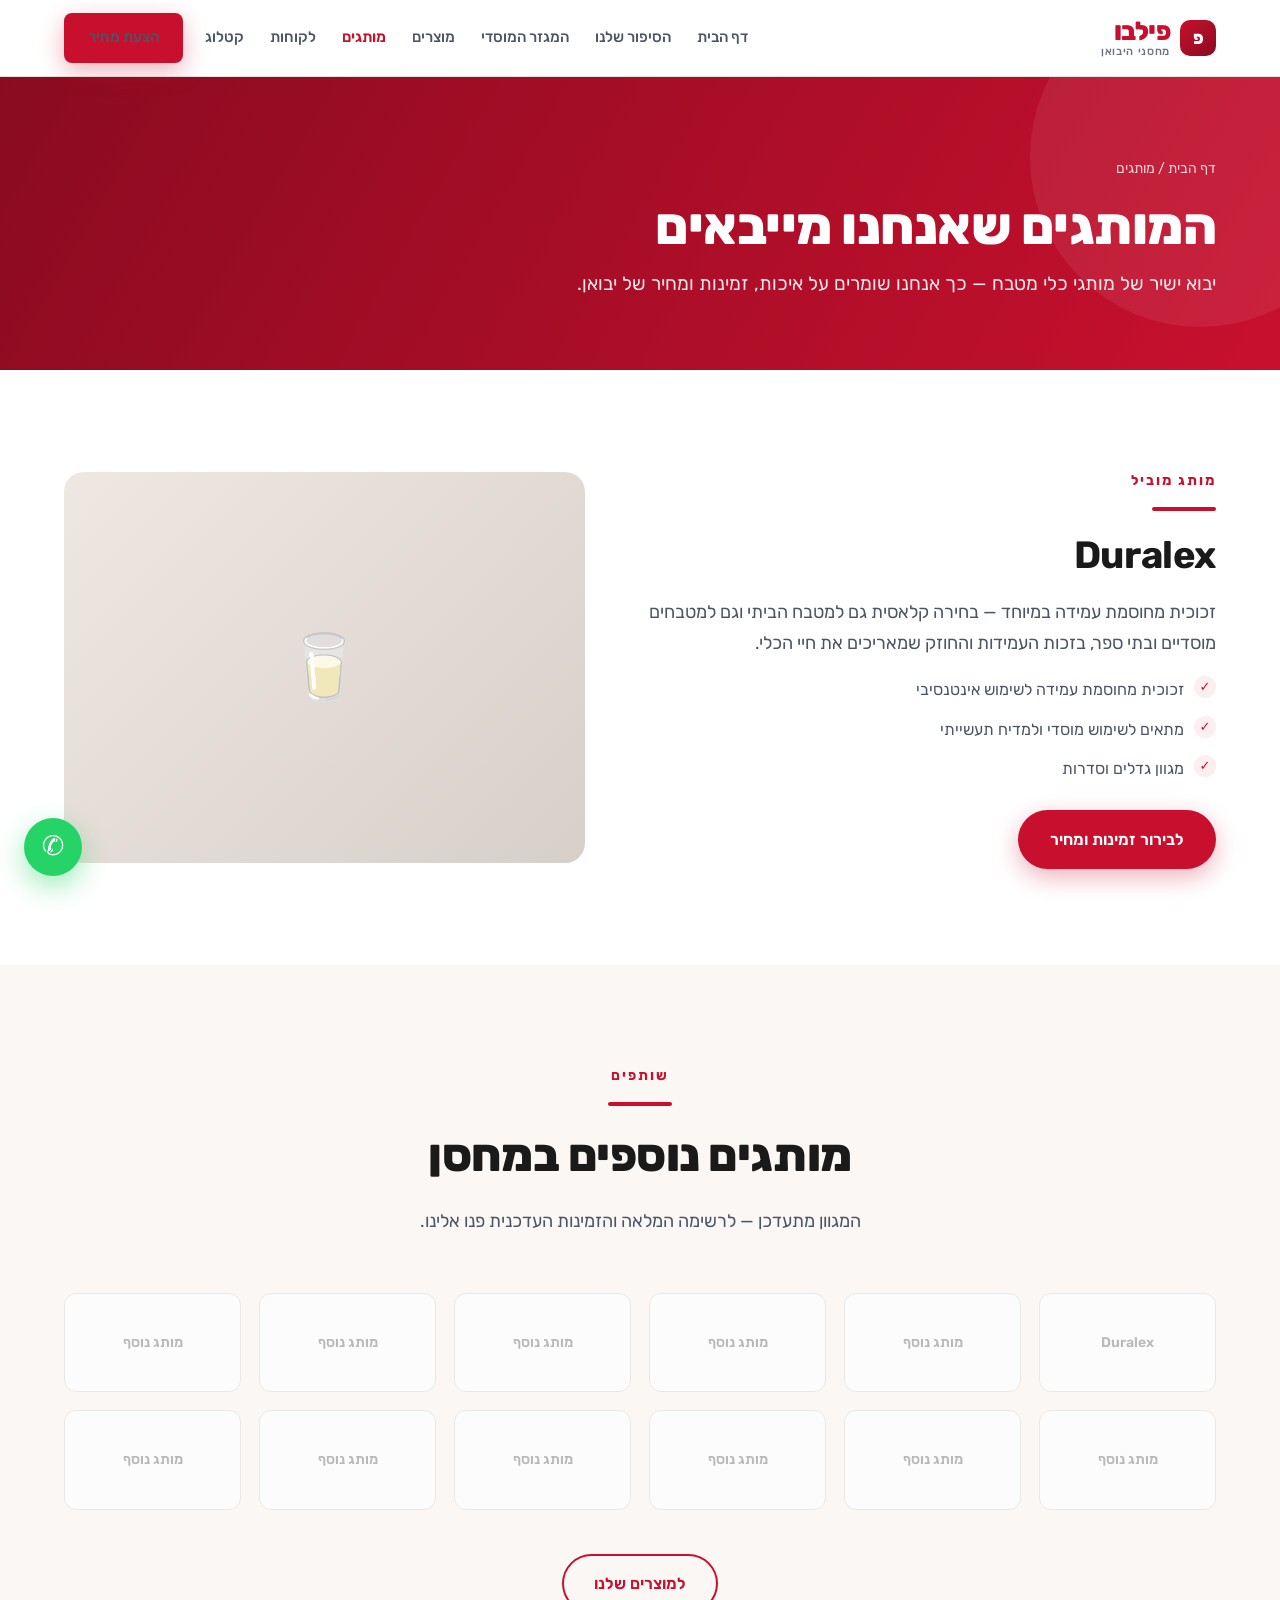
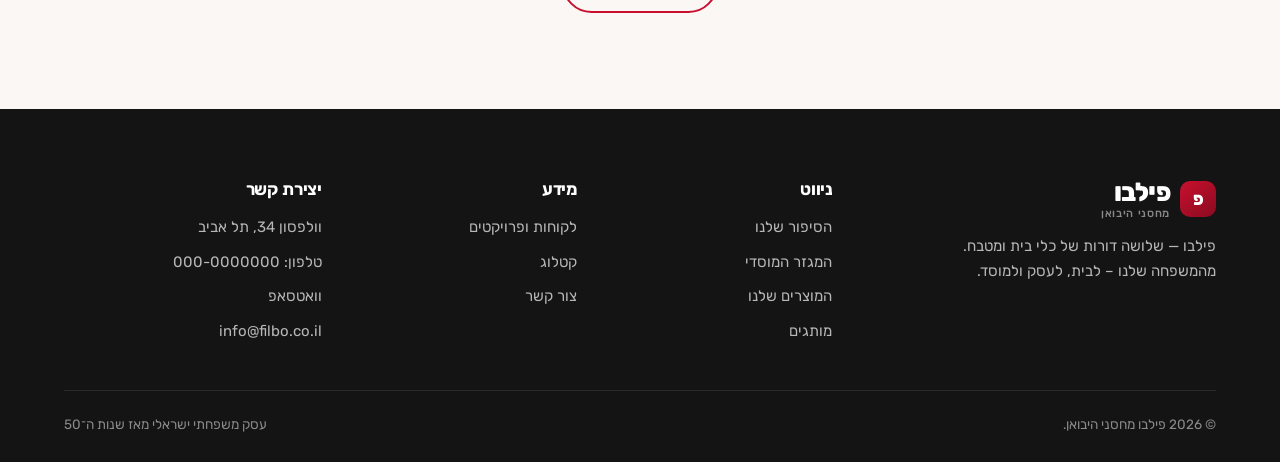
<file: brands.html>
<!DOCTYPE html>
<html lang="he" dir="rtl">
<head>
<meta charset="utf-8">
<meta name="viewport" content="width=device-width,initial-scale=1">
<title>מותגים | פילבו – יבוא ושיווק כלי מטבח</title>
<meta name="description" content="המותגים שפילבו מייבאת ומשווקת, בהם Duralex ומותגי כלי מטבח נוספים.">
<link rel="preconnect" href="https://fonts.googleapis.com">
<link rel="preconnect" href="https://fonts.gstatic.com" crossorigin>
<link href="https://fonts.googleapis.com/css2?family=Rubik:wght@400;500;600;700;800&display=swap" rel="stylesheet">
<link rel="stylesheet" href="assets/css/style.css">
</head>
<body>
<header class="header">
  <div class="wrap header__inner">
    <a class="logo" href="index.html"><span class="logo__mark">פ</span><span class="logo__txt">פילבו<small>מחסני היבואן</small></span></a>
    <button class="burger" aria-label="פתיחת תפריט" aria-expanded="false">☰</button>
    <nav class="nav">
      <a href="index.html">דף הבית</a><a href="about.html">הסיפור שלנו</a><a href="institutional.html">המגזר המוסדי</a>
      <a href="products.html">מוצרים</a><a href="brands.html">מותגים</a><a href="clients.html">לקוחות</a>
      <a href="catalog.html">קטלוג</a><a class="btn btn--primary" href="contact.html">הצעת מחיר</a>
    </nav>
  </div>
</header>

<section class="phero">
  <div class="wrap">
    <div class="crumbs"><a href="index.html">דף הבית</a> / מותגים</div>
    <h1>המותגים שאנחנו מייבאים</h1>
    <p>יבוא ישיר של מותגי כלי מטבח — כך אנחנו שומרים על איכות, זמינות ומחיר של יבואן.</p>
  </div>
</section>

<section class="section">
  <div class="wrap split">
    <div class="reveal">
      <span class="eyebrow">מותג מוביל</span><div class="rule"></div>
      <h2 style="font-size:38px">Duralex</h2>
      <p style="font-size:18px;color:var(--ink-soft)">זכוכית מחוסמת עמידה במיוחד — בחירה קלאסית גם למטבח הביתי וגם למטבחים מוסדיים ובתי ספר, בזכות העמידות והחוזק שמאריכים את חיי הכלי.</p>
      <ul class="ticks"><li>זכוכית מחוסמת עמידה לשימוש אינטנסיבי</li><li>מתאים לשימוש מוסדי ולמדיח תעשייתי</li><li>מגוון גדלים וסדרות</li></ul>
      <a class="btn btn--primary" href="contact.html">לבירור זמינות ומחיר</a>
    </div>
    <div class="split__media reveal" data-delay="120"><div class="ph" style="font-size:64px">🥛</div></div>
  </div>
</section>

<section class="section section--cream">
  <div class="wrap">
    <div class="head head--center reveal"><span class="eyebrow">שותפים</span><div class="rule"></div><h2>מותגים נוספים במחסן</h2>
      <p>המגוון מתעדכן — לרשימה המלאה והזמינות העדכנית פנו אלינו.</p></div>
    <div class="logos reveal">
      <div>Duralex</div><div>מותג נוסף</div><div>מותג נוסף</div>
      <div>מותג נוסף</div><div>מותג נוסף</div><div>מותג נוסף</div>
      <div>מותג נוסף</div><div>מותג נוסף</div><div>מותג נוסף</div>
      <div>מותג נוסף</div><div>מותג נוסף</div><div>מותג נוסף</div>
    </div>
    <div style="text-align:center;margin-top:44px" class="reveal"><a class="btn btn--outline" href="products.html">למוצרים שלנו</a></div>
  </div>
</section>

<footer class="footer">
  <div class="wrap">
    <div class="footer__grid">
      <div><div class="logo" style="color:#fff;margin-bottom:14px"><span class="logo__mark">פ</span><span class="logo__txt">פילבו<small style="color:#8A8A8A">מחסני היבואן</small></span></div>
        <p>פילבו — שלושה דורות של כלי בית ומטבח.<br>מהמשפחה שלנו – לבית, לעסק ולמוסד.</p></div>
      <div><h4>ניווט</h4><ul><li><a href="about.html">הסיפור שלנו</a></li><li><a href="institutional.html">המגזר המוסדי</a></li><li><a href="products.html">המוצרים שלנו</a></li><li><a href="brands.html">מותגים</a></li></ul></div>
      <div><h4>מידע</h4><ul><li><a href="clients.html">לקוחות ופרויקטים</a></li><li><a href="catalog.html">קטלוג</a></li><li><a href="contact.html">צור קשר</a></li></ul></div>
      <div><h4>יצירת קשר</h4><ul><li>וולפסון 34, תל אביב</li><li><a href="tel:+972000000000">טלפון: 000-0000000</a></li><li><a href="https://wa.me/972000000000">וואטסאפ</a></li><li><a href="mailto:info@filbo.co.il">info@filbo.co.il</a></li></ul></div>
    </div>
    <div class="footer__bottom"><span>© <span id="year">2026</span> פילבו מחסני היבואן.</span><span>עסק משפחתי ישראלי מאז שנות ה־50</span></div>
  </div>
</footer>
<a class="fab" href="https://wa.me/972000000000" aria-label="וואטסאפ">✆</a>
<script src="assets/js/main.js"></script>
</body>
</html>
</file>
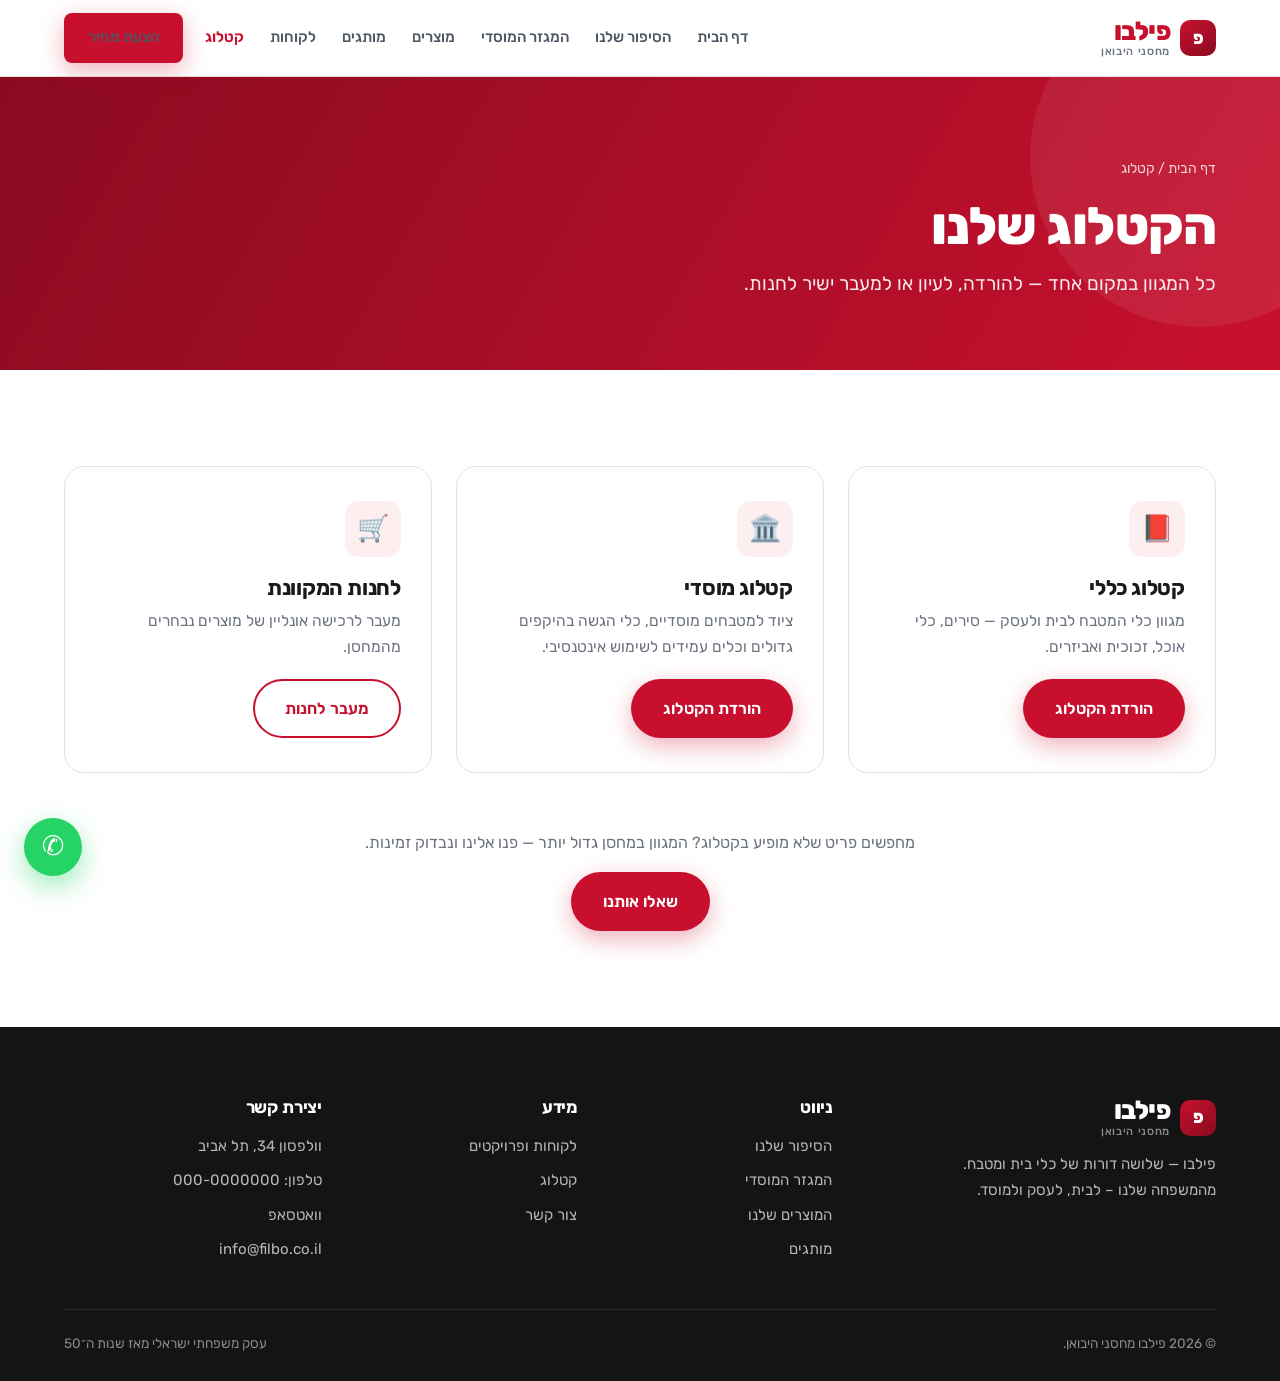
<file: catalog.html>
<!DOCTYPE html>
<html lang="he" dir="rtl">
<head>
<meta charset="utf-8">
<meta name="viewport" content="width=device-width,initial-scale=1">
<title>קטלוג | פילבו מחסני היבואן</title>
<meta name="description" content="הורדת קטלוג המוצרים של פילבו ומעבר לחנות המקוונת.">
<link rel="preconnect" href="https://fonts.googleapis.com">
<link rel="preconnect" href="https://fonts.gstatic.com" crossorigin>
<link href="https://fonts.googleapis.com/css2?family=Rubik:wght@400;500;600;700;800&display=swap" rel="stylesheet">
<link rel="stylesheet" href="assets/css/style.css">
</head>
<body>
<header class="header">
  <div class="wrap header__inner">
    <a class="logo" href="index.html"><span class="logo__mark">פ</span><span class="logo__txt">פילבו<small>מחסני היבואן</small></span></a>
    <button class="burger" aria-label="פתיחת תפריט" aria-expanded="false">☰</button>
    <nav class="nav">
      <a href="index.html">דף הבית</a><a href="about.html">הסיפור שלנו</a><a href="institutional.html">המגזר המוסדי</a>
      <a href="products.html">מוצרים</a><a href="brands.html">מותגים</a><a href="clients.html">לקוחות</a>
      <a href="catalog.html">קטלוג</a><a class="btn btn--primary" href="contact.html">הצעת מחיר</a>
    </nav>
  </div>
</header>

<section class="phero">
  <div class="wrap">
    <div class="crumbs"><a href="index.html">דף הבית</a> / קטלוג</div>
    <h1>הקטלוג שלנו</h1>
    <p>כל המגוון במקום אחד — להורדה, לעיון או למעבר ישיר לחנות.</p>
  </div>
</section>

<section class="section">
  <div class="wrap">
    <div class="grid grid--3">
      <article class="card reveal"><div class="card__icon">📕</div><h3>קטלוג כללי</h3><p>מגוון כלי המטבח לבית ולעסק — סירים, כלי אוכל, זכוכית ואביזרים.</p>
        <p style="margin-top:18px"><a class="btn btn--primary" href="#">הורדת הקטלוג</a></p></article>
      <article class="card reveal" data-delay="90"><div class="card__icon">🏛️</div><h3>קטלוג מוסדי</h3><p>ציוד למטבחים מוסדיים, כלי הגשה בהיקפים גדולים וכלים עמידים לשימוש אינטנסיבי.</p>
        <p style="margin-top:18px"><a class="btn btn--primary" href="#">הורדת הקטלוג</a></p></article>
      <article class="card reveal" data-delay="180"><div class="card__icon">🛒</div><h3>לחנות המקוונת</h3><p>מעבר לרכישה אונליין של מוצרים נבחרים מהמחסן.</p>
        <p style="margin-top:18px"><a class="btn btn--outline" href="#">מעבר לחנות</a></p></article>
    </div>
    <div style="text-align:center;margin-top:56px" class="reveal">
      <p style="color:var(--grey)">מחפשים פריט שלא מופיע בקטלוג? המגוון במחסן גדול יותר — פנו אלינו ונבדוק זמינות.</p>
      <a class="btn btn--primary" href="contact.html">שאלו אותנו</a>
    </div>
  </div>
</section>

<footer class="footer">
  <div class="wrap">
    <div class="footer__grid">
      <div><div class="logo" style="color:#fff;margin-bottom:14px"><span class="logo__mark">פ</span><span class="logo__txt">פילבו<small style="color:#8A8A8A">מחסני היבואן</small></span></div>
        <p>פילבו — שלושה דורות של כלי בית ומטבח.<br>מהמשפחה שלנו – לבית, לעסק ולמוסד.</p></div>
      <div><h4>ניווט</h4><ul><li><a href="about.html">הסיפור שלנו</a></li><li><a href="institutional.html">המגזר המוסדי</a></li><li><a href="products.html">המוצרים שלנו</a></li><li><a href="brands.html">מותגים</a></li></ul></div>
      <div><h4>מידע</h4><ul><li><a href="clients.html">לקוחות ופרויקטים</a></li><li><a href="catalog.html">קטלוג</a></li><li><a href="contact.html">צור קשר</a></li></ul></div>
      <div><h4>יצירת קשר</h4><ul><li>וולפסון 34, תל אביב</li><li><a href="tel:+972000000000">טלפון: 000-0000000</a></li><li><a href="https://wa.me/972000000000">וואטסאפ</a></li><li><a href="mailto:info@filbo.co.il">info@filbo.co.il</a></li></ul></div>
    </div>
    <div class="footer__bottom"><span>© <span id="year">2026</span> פילבו מחסני היבואן.</span><span>עסק משפחתי ישראלי מאז שנות ה־50</span></div>
  </div>
</footer>
<a class="fab" href="https://wa.me/972000000000" aria-label="וואטסאפ">✆</a>
<script src="assets/js/main.js"></script>
</body>
</html>
</file>
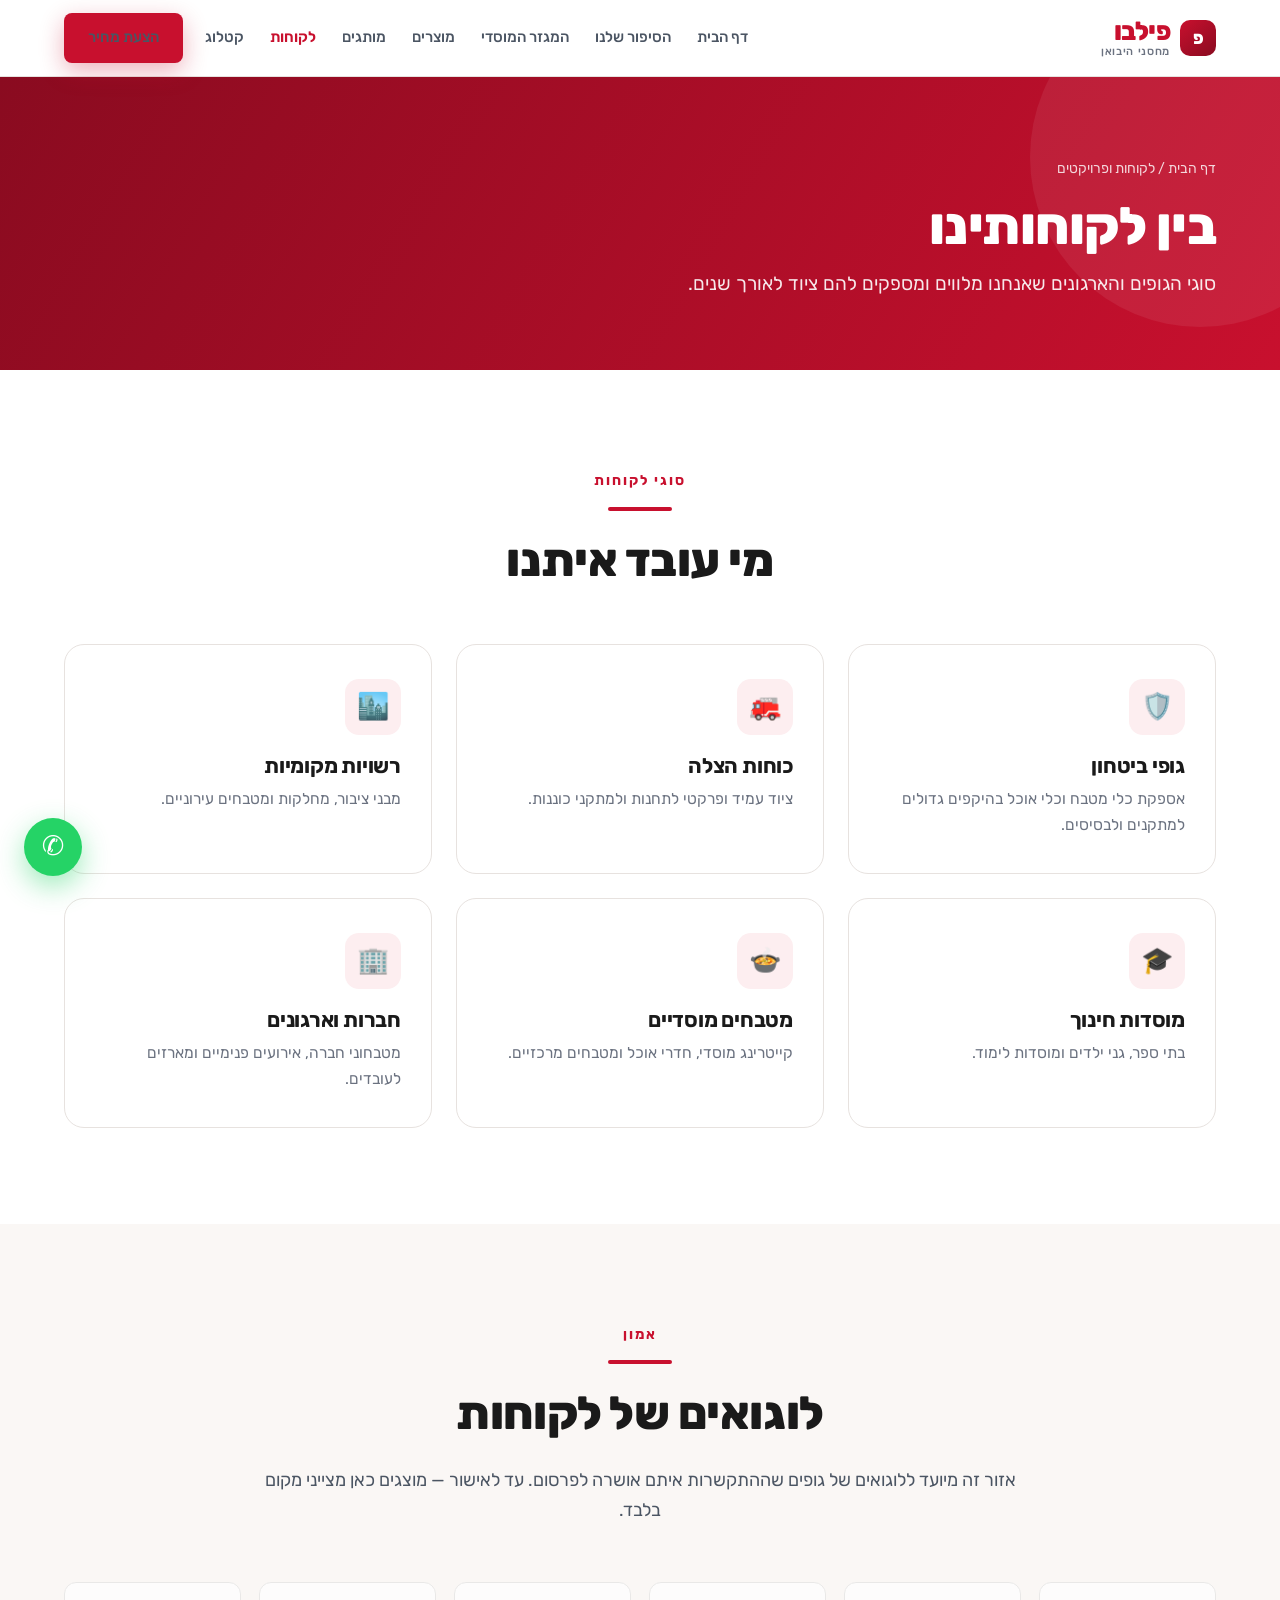
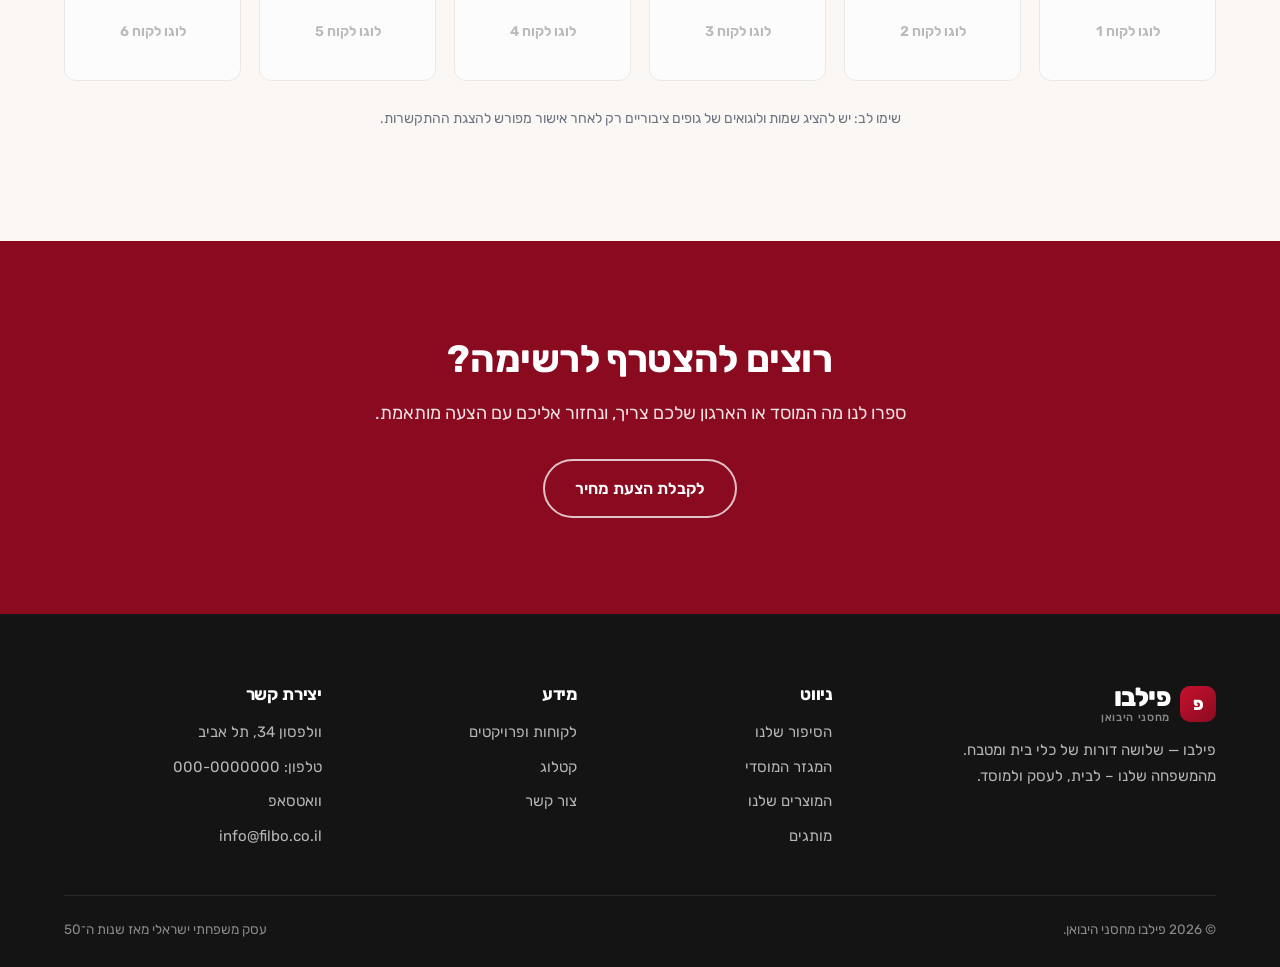
<file: clients.html>
<!DOCTYPE html>
<html lang="he" dir="rtl">
<head>
<meta charset="utf-8">
<meta name="viewport" content="width=device-width,initial-scale=1">
<title>לקוחות ופרויקטים | פילבו</title>
<meta name="description" content="סוגי המוסדות והארגונים שפילבו מספקת להם כלי מטבח וציוד למטבחים מוסדיים.">
<link rel="preconnect" href="https://fonts.googleapis.com">
<link rel="preconnect" href="https://fonts.gstatic.com" crossorigin>
<link href="https://fonts.googleapis.com/css2?family=Rubik:wght@400;500;600;700;800&display=swap" rel="stylesheet">
<link rel="stylesheet" href="assets/css/style.css">
</head>
<body>
<header class="header">
  <div class="wrap header__inner">
    <a class="logo" href="index.html"><span class="logo__mark">פ</span><span class="logo__txt">פילבו<small>מחסני היבואן</small></span></a>
    <button class="burger" aria-label="פתיחת תפריט" aria-expanded="false">☰</button>
    <nav class="nav">
      <a href="index.html">דף הבית</a><a href="about.html">הסיפור שלנו</a><a href="institutional.html">המגזר המוסדי</a>
      <a href="products.html">מוצרים</a><a href="brands.html">מותגים</a><a href="clients.html">לקוחות</a>
      <a href="catalog.html">קטלוג</a><a class="btn btn--primary" href="contact.html">הצעת מחיר</a>
    </nav>
  </div>
</header>

<section class="phero">
  <div class="wrap">
    <div class="crumbs"><a href="index.html">דף הבית</a> / לקוחות ופרויקטים</div>
    <h1>בין לקוחותינו</h1>
    <p>סוגי הגופים והארגונים שאנחנו מלווים ומספקים להם ציוד לאורך שנים.</p>
  </div>
</section>

<section class="section">
  <div class="wrap">
    <div class="head head--center reveal"><span class="eyebrow">סוגי לקוחות</span><div class="rule"></div><h2>מי עובד איתנו</h2></div>
    <div class="grid grid--3">
      <article class="card reveal"><div class="card__icon">🛡️</div><h3>גופי ביטחון</h3><p>אספקת כלי מטבח וכלי אוכל בהיקפים גדולים למתקנים ולבסיסים.</p></article>
      <article class="card reveal" data-delay="80"><div class="card__icon">🚒</div><h3>כוחות הצלה</h3><p>ציוד עמיד ופרקטי לתחנות ולמתקני כוננות.</p></article>
      <article class="card reveal" data-delay="160"><div class="card__icon">🏙️</div><h3>רשויות מקומיות</h3><p>מבני ציבור, מחלקות ומטבחים עירוניים.</p></article>
      <article class="card reveal" data-delay="240"><div class="card__icon">🎓</div><h3>מוסדות חינוך</h3><p>בתי ספר, גני ילדים ומוסדות לימוד.</p></article>
      <article class="card reveal" data-delay="320"><div class="card__icon">🍲</div><h3>מטבחים מוסדיים</h3><p>קייטרינג מוסדי, חדרי אוכל ומטבחים מרכזיים.</p></article>
      <article class="card reveal" data-delay="400"><div class="card__icon">🏢</div><h3>חברות וארגונים</h3><p>מטבחוני חברה, אירועים פנימיים ומארזים לעובדים.</p></article>
    </div>
  </div>
</section>

<section class="section section--cream">
  <div class="wrap">
    <div class="head head--center reveal"><span class="eyebrow">אמון</span><div class="rule"></div><h2>לוגואים של לקוחות</h2>
      <p>אזור זה מיועד ללוגואים של גופים שההתקשרות איתם אושרה לפרסום. עד לאישור — מוצגים כאן מצייני מקום בלבד.</p></div>
    <div class="logos reveal">
      <div>לוגו לקוח 1</div><div>לוגו לקוח 2</div><div>לוגו לקוח 3</div>
      <div>לוגו לקוח 4</div><div>לוגו לקוח 5</div><div>לוגו לקוח 6</div>
    </div>
    <p style="text-align:center;margin-top:26px;color:var(--grey);font-size:14px" class="reveal">שימו לב: יש להציג שמות ולוגואים של גופים ציבוריים רק לאחר אישור מפורש להצגת ההתקשרות.</p>
  </div>
</section>

<section class="section section--red">
  <div class="wrap" style="text-align:center">
    <div class="reveal">
      <h2 style="font-size:38px;margin-bottom:.4em">רוצים להצטרף לרשימה?</h2>
      <p style="font-size:18px;color:rgba(255,255,255,.88);max-width:620px;margin:0 auto 30px">ספרו לנו מה המוסד או הארגון שלכם צריך, ונחזור אליכם עם הצעה מותאמת.</p>
      <a class="btn btn--ghost" href="contact.html">לקבלת הצעת מחיר</a>
    </div>
  </div>
</section>

<footer class="footer">
  <div class="wrap">
    <div class="footer__grid">
      <div><div class="logo" style="color:#fff;margin-bottom:14px"><span class="logo__mark">פ</span><span class="logo__txt">פילבו<small style="color:#8A8A8A">מחסני היבואן</small></span></div>
        <p>פילבו — שלושה דורות של כלי בית ומטבח.<br>מהמשפחה שלנו – לבית, לעסק ולמוסד.</p></div>
      <div><h4>ניווט</h4><ul><li><a href="about.html">הסיפור שלנו</a></li><li><a href="institutional.html">המגזר המוסדי</a></li><li><a href="products.html">המוצרים שלנו</a></li><li><a href="brands.html">מותגים</a></li></ul></div>
      <div><h4>מידע</h4><ul><li><a href="clients.html">לקוחות ופרויקטים</a></li><li><a href="catalog.html">קטלוג</a></li><li><a href="contact.html">צור קשר</a></li></ul></div>
      <div><h4>יצירת קשר</h4><ul><li>וולפסון 34, תל אביב</li><li><a href="tel:+972000000000">טלפון: 000-0000000</a></li><li><a href="https://wa.me/972000000000">וואטסאפ</a></li><li><a href="mailto:info@filbo.co.il">info@filbo.co.il</a></li></ul></div>
    </div>
    <div class="footer__bottom"><span>© <span id="year">2026</span> פילבו מחסני היבואן.</span><span>עסק משפחתי ישראלי מאז שנות ה־50</span></div>
  </div>
</footer>
<a class="fab" href="https://wa.me/972000000000" aria-label="וואטסאפ">✆</a>
<script src="assets/js/main.js"></script>
</body>
</html>
</file>
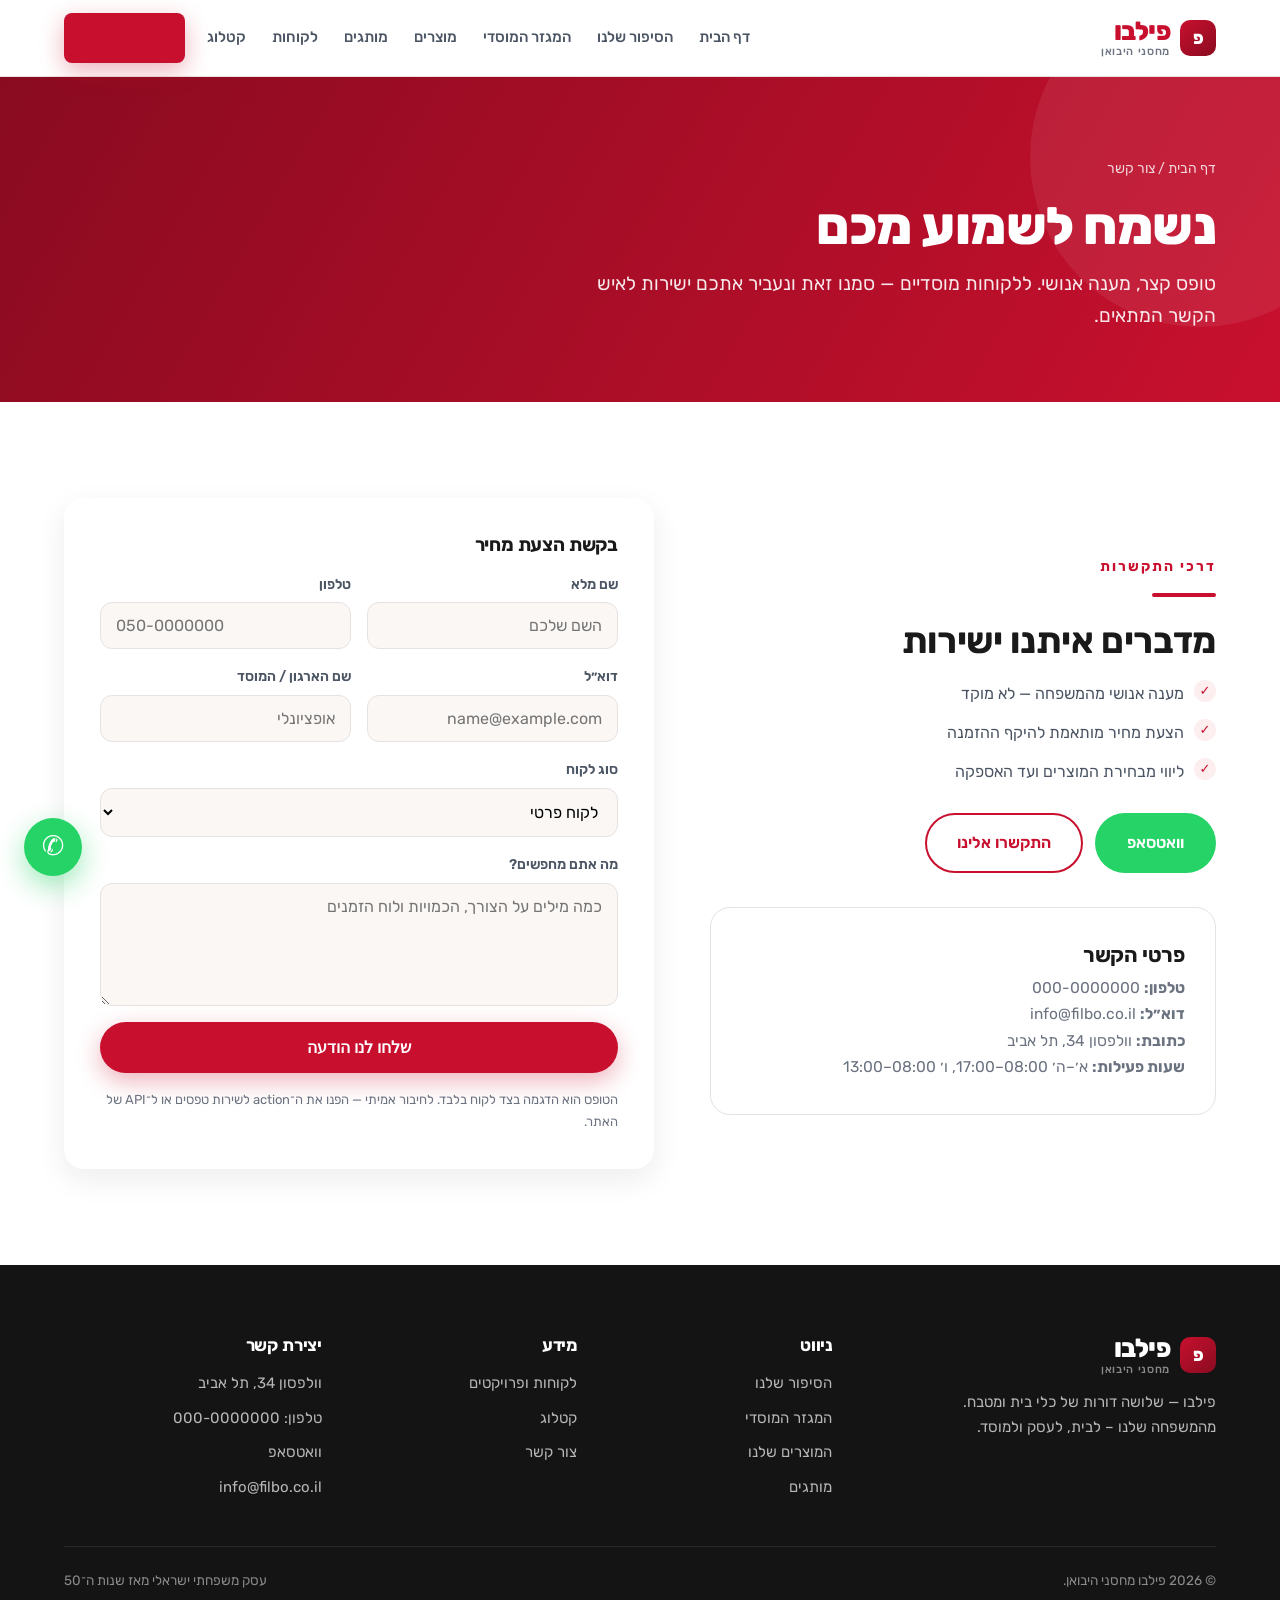
<file: contact.html>
<!DOCTYPE html>
<html lang="he" dir="rtl">
<head>
<meta charset="utf-8">
<meta name="viewport" content="width=device-width,initial-scale=1">
<title>צור קשר / הצעת מחיר | פילבו מחסני היבואן</title>
<meta name="description" content="השאירו פרטים ונחזור אליכם. לקוחות פרטיים, עסקים ומוסדות — הצעת מחיר מותאמת להיקף ההזמנה.">
<link rel="preconnect" href="https://fonts.googleapis.com">
<link rel="preconnect" href="https://fonts.gstatic.com" crossorigin>
<link href="https://fonts.googleapis.com/css2?family=Rubik:wght@400;500;600;700;800&display=swap" rel="stylesheet">
<link rel="stylesheet" href="assets/css/style.css">
</head>
<body>
<header class="header">
  <div class="wrap header__inner">
    <a class="logo" href="index.html"><span class="logo__mark">פ</span><span class="logo__txt">פילבו<small>מחסני היבואן</small></span></a>
    <button class="burger" aria-label="פתיחת תפריט" aria-expanded="false">☰</button>
    <nav class="nav">
      <a href="index.html">דף הבית</a><a href="about.html">הסיפור שלנו</a><a href="institutional.html">המגזר המוסדי</a>
      <a href="products.html">מוצרים</a><a href="brands.html">מותגים</a><a href="clients.html">לקוחות</a>
      <a href="catalog.html">קטלוג</a><a class="btn btn--primary" href="contact.html">הצעת מחיר</a>
    </nav>
  </div>
</header>

<section class="phero">
  <div class="wrap">
    <div class="crumbs"><a href="index.html">דף הבית</a> / צור קשר</div>
    <h1>נשמח לשמוע מכם</h1>
    <p>טופס קצר, מענה אנושי. ללקוחות מוסדיים — סמנו זאת ונעביר אתכם ישירות לאיש הקשר המתאים.</p>
  </div>
</section>

<section class="section">
  <div class="wrap split">
    <div class="reveal">
      <span class="eyebrow">דרכי התקשרות</span><div class="rule"></div>
      <h2 style="font-size:36px">מדברים איתנו ישירות</h2>
      <ul class="ticks">
        <li>מענה אנושי מהמשפחה — לא מוקד</li>
        <li>הצעת מחיר מותאמת להיקף ההזמנה</li>
        <li>ליווי מבחירת המוצרים ועד האספקה</li>
      </ul>
      <div style="display:flex;gap:12px;flex-wrap:wrap;margin-bottom:34px">
        <a class="btn btn--wa" href="https://wa.me/972000000000">וואטסאפ</a>
        <a class="btn btn--outline" href="tel:+972000000000">התקשרו אלינו</a>
      </div>
      <div class="card">
        <h3>פרטי הקשר</h3>
        <p><b>טלפון:</b> 000-0000000<br>
           <b>דוא״ל:</b> info@filbo.co.il<br>
           <b>כתובת:</b> וולפסון 34, תל אביב<br>
           <b>שעות פעילות:</b> א׳–ה׳ 08:00–17:00, ו׳ 08:00–13:00</p>
      </div>
    </div>

    <form class="form reveal" id="lead-form" data-delay="120">
      <h3 style="margin:0">בקשת הצעת מחיר</h3>
      <div id="form-ok" class="form__ok">תודה! הפנייה נשלחה ונחזור אליכם בהקדם.</div>
      <div class="row">
        <div class="field"><label for="name">שם מלא</label><input id="name" name="name" required placeholder="השם שלכם"></div>
        <div class="field"><label for="phone">טלפון</label><input id="phone" name="phone" type="tel" required placeholder="050-0000000"></div>
      </div>
      <div class="row">
        <div class="field"><label for="email">דוא״ל</label><input id="email" name="email" type="email" placeholder="name@example.com"></div>
        <div class="field"><label for="org">שם הארגון / המוסד</label><input id="org" name="org" placeholder="אופציונלי"></div>
      </div>
      <div class="field"><label for="type">סוג לקוח</label>
        <select id="type" name="type">
          <option>לקוח פרטי</option>
          <option>עסק</option>
          <option>מוסד / גוף ציבורי</option>
          <option>מטבח מוסדי / קייטרינג</option>
        </select>
      </div>
      <div class="field"><label for="msg">מה אתם מחפשים?</label><textarea id="msg" name="msg" rows="5" placeholder="כמה מילים על הצורך, הכמויות ולוח הזמנים"></textarea></div>
      <button class="btn btn--primary" type="submit" style="justify-content:center">שלחו לנו הודעה</button>
      <p style="font-size:13px;color:var(--grey);margin:0">הטופס הוא הדגמה בצד לקוח בלבד. לחיבור אמיתי — הפנו את ה־action לשירות טפסים או ל־API של האתר.</p>
    </form>
  </div>
</section>

<footer class="footer">
  <div class="wrap">
    <div class="footer__grid">
      <div><div class="logo" style="color:#fff;margin-bottom:14px"><span class="logo__mark">פ</span><span class="logo__txt">פילבו<small style="color:#8A8A8A">מחסני היבואן</small></span></div>
        <p>פילבו — שלושה דורות של כלי בית ומטבח.<br>מהמשפחה שלנו – לבית, לעסק ולמוסד.</p></div>
      <div><h4>ניווט</h4><ul><li><a href="about.html">הסיפור שלנו</a></li><li><a href="institutional.html">המגזר המוסדי</a></li><li><a href="products.html">המוצרים שלנו</a></li><li><a href="brands.html">מותגים</a></li></ul></div>
      <div><h4>מידע</h4><ul><li><a href="clients.html">לקוחות ופרויקטים</a></li><li><a href="catalog.html">קטלוג</a></li><li><a href="contact.html">צור קשר</a></li></ul></div>
      <div><h4>יצירת קשר</h4><ul><li>וולפסון 34, תל אביב</li><li><a href="tel:+972000000000">טלפון: 000-0000000</a></li><li><a href="https://wa.me/972000000000">וואטסאפ</a></li><li><a href="mailto:info@filbo.co.il">info@filbo.co.il</a></li></ul></div>
    </div>
    <div class="footer__bottom"><span>© <span id="year">2026</span> פילבו מחסני היבואן.</span><span>עסק משפחתי ישראלי מאז שנות ה־50</span></div>
  </div>
</footer>
<a class="fab" href="https://wa.me/972000000000" aria-label="וואטסאפ">✆</a>
<script src="assets/js/main.js"></script>
</body>
</html>
</file>
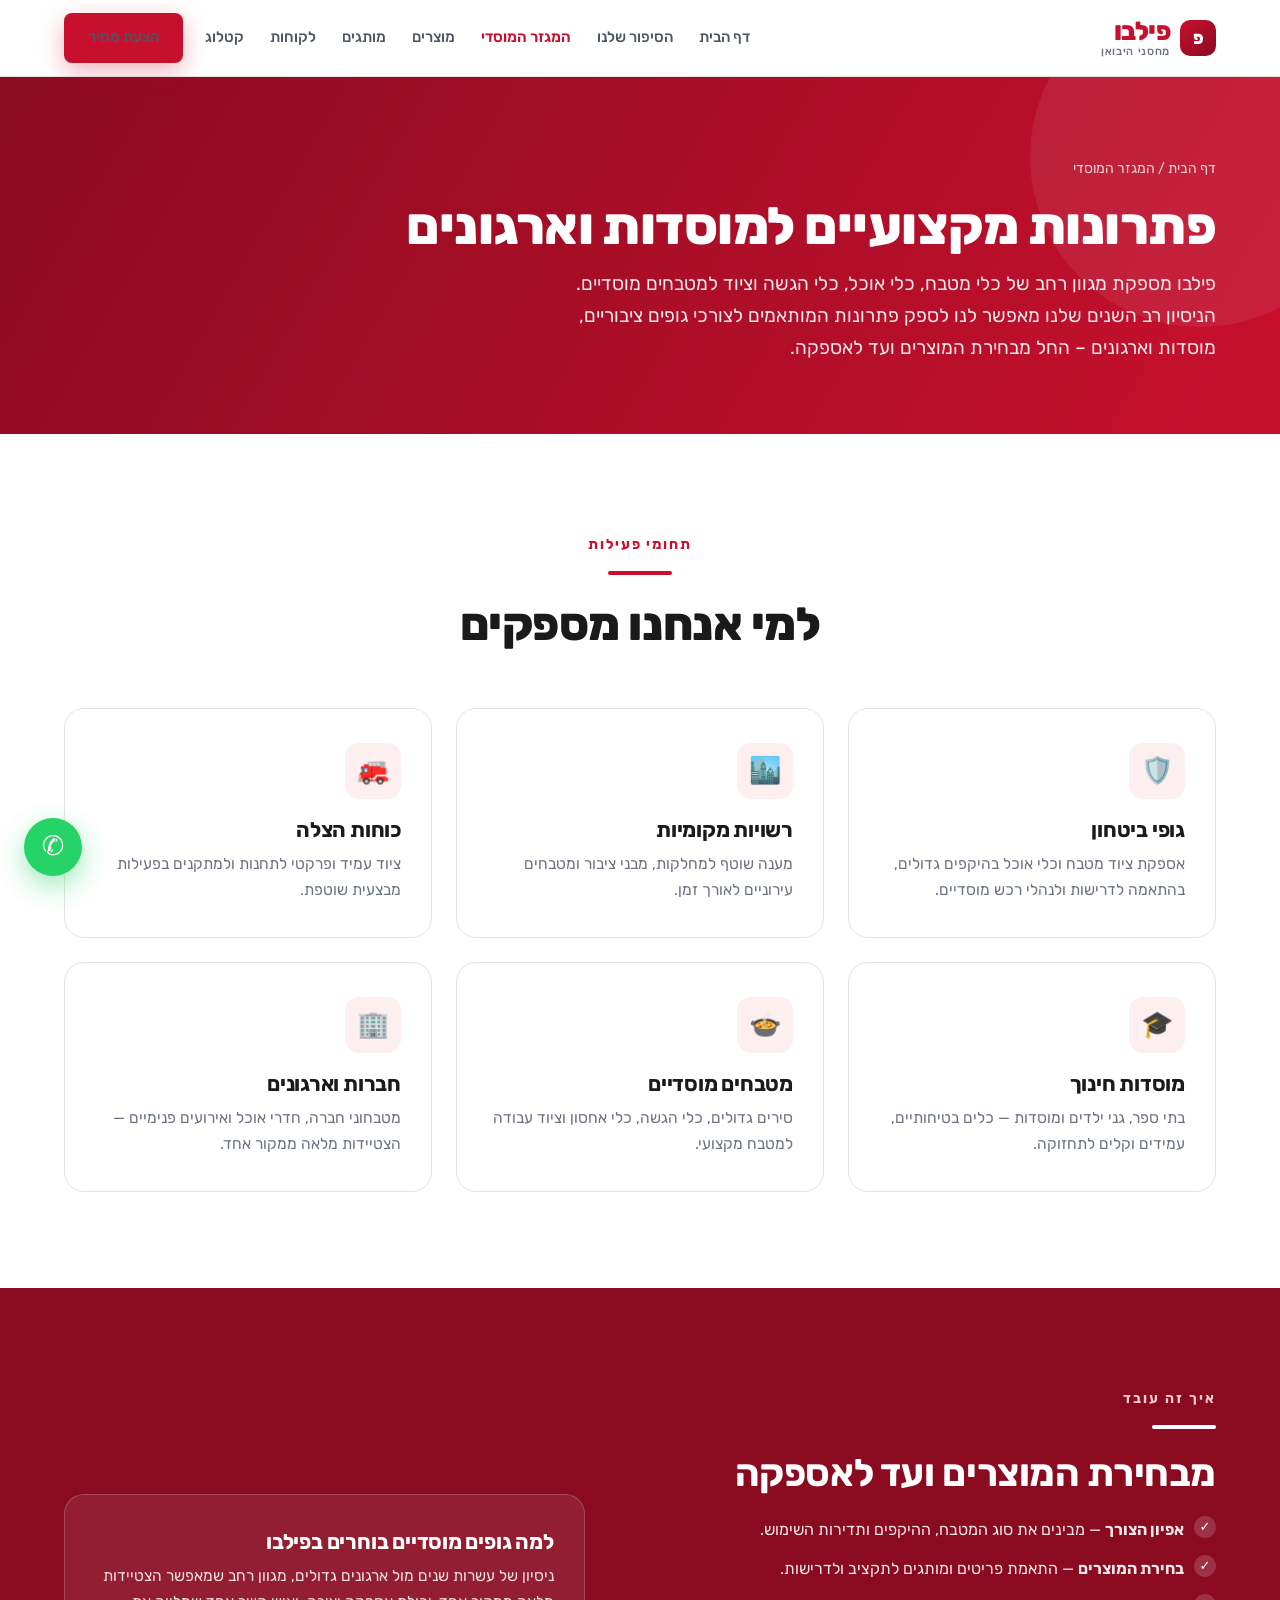
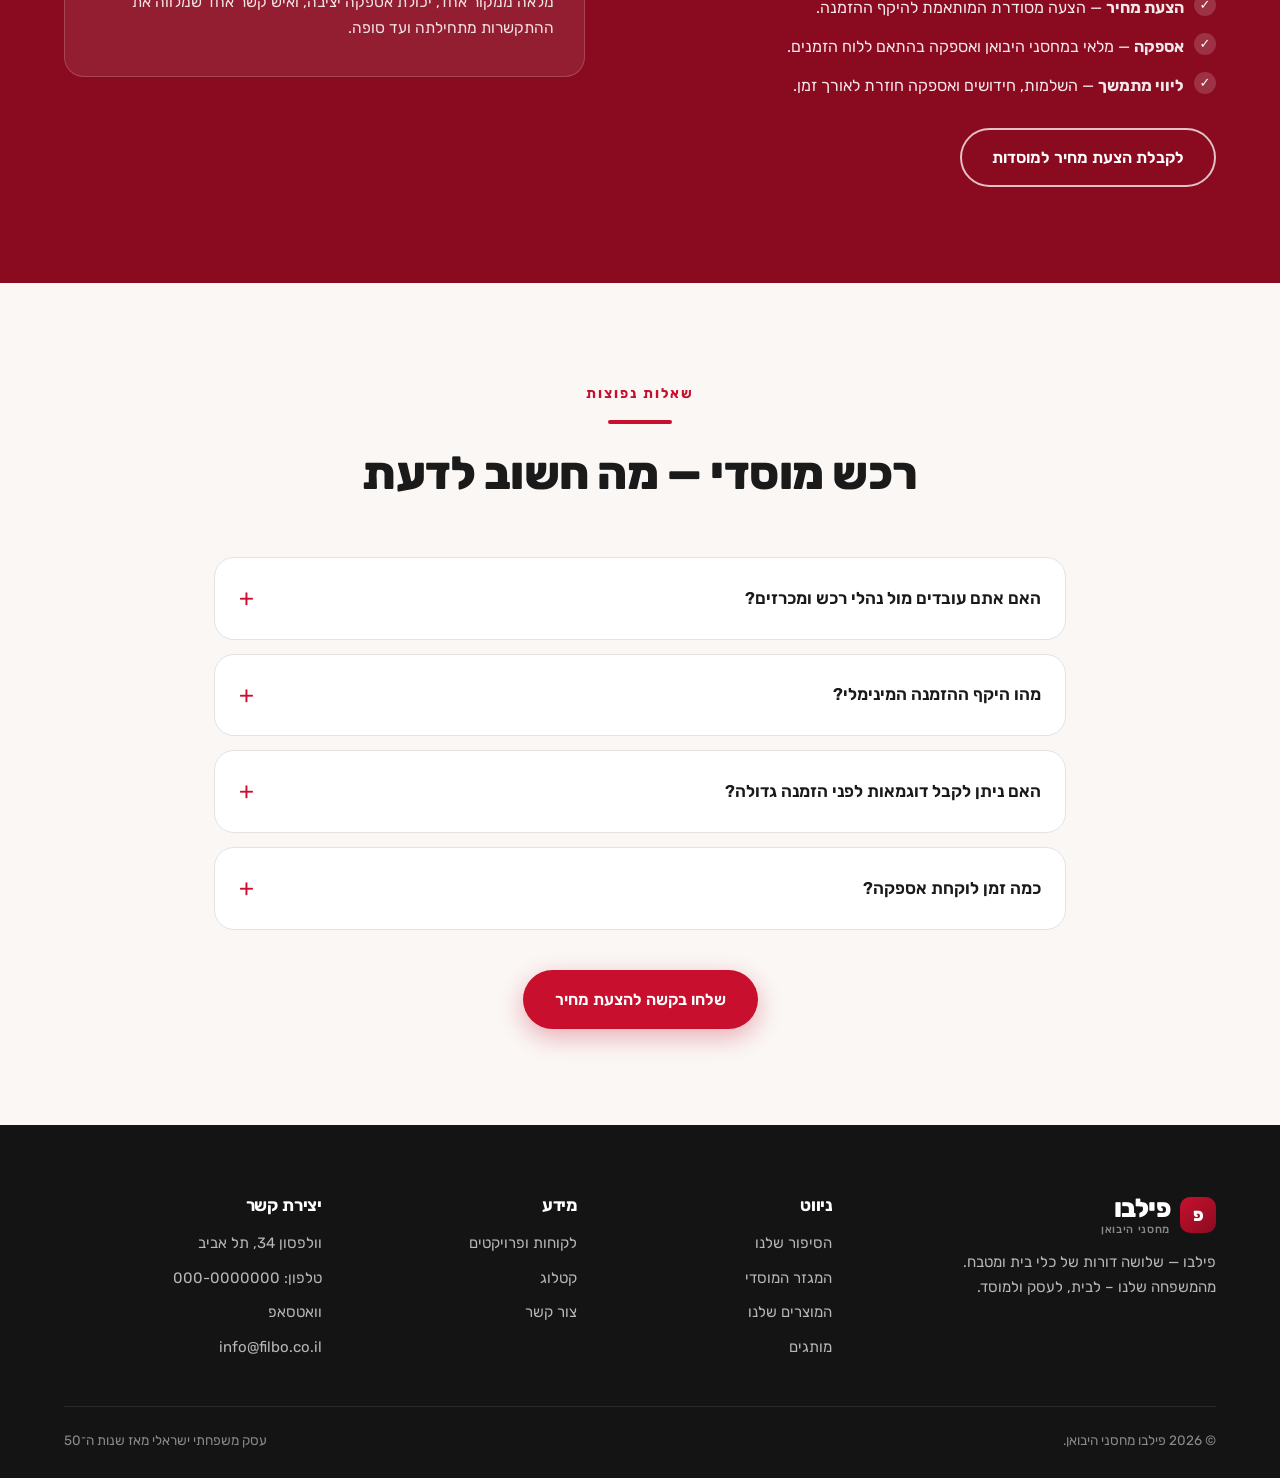
<file: institutional.html>
<!DOCTYPE html>
<html lang="he" dir="rtl">
<head>
<meta charset="utf-8">
<meta name="viewport" content="width=device-width,initial-scale=1">
<title>פילבו למוסדות | פתרונות מקצועיים למוסדות וארגונים</title>
<meta name="description" content="פילבו מספקת כלי מטבח, כלי אוכל, כלי הגשה וציוד למטבחים מוסדיים לגופי ביטחון, רשויות, כוחות הצלה, מוסדות חינוך וארגונים.">
<link rel="preconnect" href="https://fonts.googleapis.com">
<link rel="preconnect" href="https://fonts.gstatic.com" crossorigin>
<link href="https://fonts.googleapis.com/css2?family=Rubik:wght@400;500;600;700;800&display=swap" rel="stylesheet">
<link rel="stylesheet" href="assets/css/style.css">
</head>
<body>
<header class="header">
  <div class="wrap header__inner">
    <a class="logo" href="index.html"><span class="logo__mark">פ</span><span class="logo__txt">פילבו<small>מחסני היבואן</small></span></a>
    <button class="burger" aria-label="פתיחת תפריט" aria-expanded="false">☰</button>
    <nav class="nav">
      <a href="index.html">דף הבית</a><a href="about.html">הסיפור שלנו</a><a href="institutional.html">המגזר המוסדי</a>
      <a href="products.html">מוצרים</a><a href="brands.html">מותגים</a><a href="clients.html">לקוחות</a>
      <a href="catalog.html">קטלוג</a><a class="btn btn--primary" href="contact.html">הצעת מחיר</a>
    </nav>
  </div>
</header>

<section class="phero">
  <div class="wrap">
    <div class="crumbs"><a href="index.html">דף הבית</a> / המגזר המוסדי</div>
    <h1>פתרונות מקצועיים למוסדות וארגונים</h1>
    <p>פילבו מספקת מגוון רחב של כלי מטבח, כלי אוכל, כלי הגשה וציוד למטבחים מוסדיים. הניסיון רב השנים שלנו מאפשר לנו לספק פתרונות המותאמים לצורכי גופים ציבוריים, מוסדות וארגונים – החל מבחירת המוצרים ועד לאספקה.</p>
  </div>
</section>

<section class="section">
  <div class="wrap">
    <div class="head head--center reveal"><span class="eyebrow">תחומי פעילות</span><div class="rule"></div><h2>למי אנחנו מספקים</h2></div>
    <div class="grid grid--3">
      <article class="card reveal"><div class="card__icon">🛡️</div><h3>גופי ביטחון</h3><p>אספקת ציוד מטבח וכלי אוכל בהיקפים גדולים, בהתאמה לדרישות ולנהלי רכש מוסדיים.</p></article>
      <article class="card reveal" data-delay="80"><div class="card__icon">🏙️</div><h3>רשויות מקומיות</h3><p>מענה שוטף למחלקות, מבני ציבור ומטבחים עירוניים לאורך זמן.</p></article>
      <article class="card reveal" data-delay="160"><div class="card__icon">🚒</div><h3>כוחות הצלה</h3><p>ציוד עמיד ופרקטי לתחנות ולמתקנים בפעילות מבצעית שוטפת.</p></article>
      <article class="card reveal" data-delay="240"><div class="card__icon">🎓</div><h3>מוסדות חינוך</h3><p>בתי ספר, גני ילדים ומוסדות — כלים בטיחותיים, עמידים וקלים לתחזוקה.</p></article>
      <article class="card reveal" data-delay="320"><div class="card__icon">🍲</div><h3>מטבחים מוסדיים</h3><p>סירים גדולים, כלי הגשה, כלי אחסון וציוד עבודה למטבח מקצועי.</p></article>
      <article class="card reveal" data-delay="400"><div class="card__icon">🏢</div><h3>חברות וארגונים</h3><p>מטבחוני חברה, חדרי אוכל ואירועים פנימיים — הצטיידות מלאה ממקור אחד.</p></article>
    </div>
  </div>
</section>

<section class="section section--red">
  <div class="wrap split">
    <div class="reveal">
      <span class="eyebrow">איך זה עובד</span><div class="rule"></div>
      <h2 style="font-size:38px">מבחירת המוצרים ועד לאספקה</h2>
      <ul class="ticks">
        <li><b>אפיון הצורך</b> — מבינים את סוג המטבח, ההיקפים ותדירות השימוש.</li>
        <li><b>בחירת המוצרים</b> — התאמת פריטים ומותגים לתקציב ולדרישות.</li>
        <li><b>הצעת מחיר</b> — הצעה מסודרת המותאמת להיקף ההזמנה.</li>
        <li><b>אספקה</b> — מלאי במחסני היבואן ואספקה בהתאם ללוח הזמנים.</li>
        <li><b>ליווי מתמשך</b> — השלמות, חידושים ואספקה חוזרת לאורך זמן.</li>
      </ul>
      <a class="btn btn--ghost" href="contact.html">לקבלת הצעת מחיר למוסדות</a>
    </div>
    <div class="reveal" data-delay="120">
      <div class="card" style="background:rgba(255,255,255,.08);border-color:rgba(255,255,255,.18);color:#fff">
        <h3 style="color:#fff">למה גופים מוסדיים בוחרים בפילבו</h3>
        <p style="color:rgba(255,255,255,.88)">ניסיון של עשרות שנים מול ארגונים גדולים, מגוון רחב שמאפשר הצטיידות מלאה ממקור אחד, יכולת אספקה יציבה, ואיש קשר אחד שמלווה את ההתקשרות מתחילתה ועד סופה.</p>
      </div>
    </div>
  </div>
</section>

<section class="section section--cream">
  <div class="wrap" style="max-width:900px">
    <div class="head head--center reveal"><span class="eyebrow">שאלות נפוצות</span><div class="rule"></div><h2>רכש מוסדי — מה חשוב לדעת</h2></div>
    <div class="reveal">
      <details class="acc"><summary>האם אתם עובדים מול נהלי רכש ומכרזים?</summary><p>כן. אנחנו מכירים את הדרישות של גופים ציבוריים ומוסדות, ויודעים להיערך בהתאם לתהליכי רכש מסודרים.</p></details>
      <details class="acc"><summary>מהו היקף ההזמנה המינימלי?</summary><p>אנחנו מתאימים את ההצעה להיקף בפועל — מהזמנה נקודתית להשלמת ציוד ועד הצטיידות מלאה של מטבח מוסדי.</p></details>
      <details class="acc"><summary>האם ניתן לקבל דוגמאות לפני הזמנה גדולה?</summary><p>ברוב המקרים כן. פנו אלינו ונתאם בדיקה של הפריטים הרלוונטיים.</p></details>
      <details class="acc"><summary>כמה זמן לוקחת אספקה?</summary><p>פריטים במלאי מסופקים במהירות. לפריטים מיוחדים או בכמויות גדולות נגדיר יחד לוח זמנים בהצעת המחיר.</p></details>
    </div>
    <div style="text-align:center;margin-top:40px" class="reveal"><a class="btn btn--primary" href="contact.html">שלחו בקשה להצעת מחיר</a></div>
  </div>
</section>

<footer class="footer">
  <div class="wrap">
    <div class="footer__grid">
      <div><div class="logo" style="color:#fff;margin-bottom:14px"><span class="logo__mark">פ</span><span class="logo__txt">פילבו<small style="color:#8A8A8A">מחסני היבואן</small></span></div>
        <p>פילבו — שלושה דורות של כלי בית ומטבח.<br>מהמשפחה שלנו – לבית, לעסק ולמוסד.</p></div>
      <div><h4>ניווט</h4><ul><li><a href="about.html">הסיפור שלנו</a></li><li><a href="institutional.html">המגזר המוסדי</a></li><li><a href="products.html">המוצרים שלנו</a></li><li><a href="brands.html">מותגים</a></li></ul></div>
      <div><h4>מידע</h4><ul><li><a href="clients.html">לקוחות ופרויקטים</a></li><li><a href="catalog.html">קטלוג</a></li><li><a href="contact.html">צור קשר</a></li></ul></div>
      <div><h4>יצירת קשר</h4><ul><li>וולפסון 34, תל אביב</li><li><a href="tel:+972000000000">טלפון: 000-0000000</a></li><li><a href="https://wa.me/972000000000">וואטסאפ</a></li><li><a href="mailto:info@filbo.co.il">info@filbo.co.il</a></li></ul></div>
    </div>
    <div class="footer__bottom"><span>© <span id="year">2026</span> פילבו מחסני היבואן.</span><span>עסק משפחתי ישראלי מאז שנות ה־50</span></div>
  </div>
</footer>
<a class="fab" href="https://wa.me/972000000000" aria-label="וואטסאפ">✆</a>
<script src="assets/js/main.js"></script>
</body>
</html>
</file>
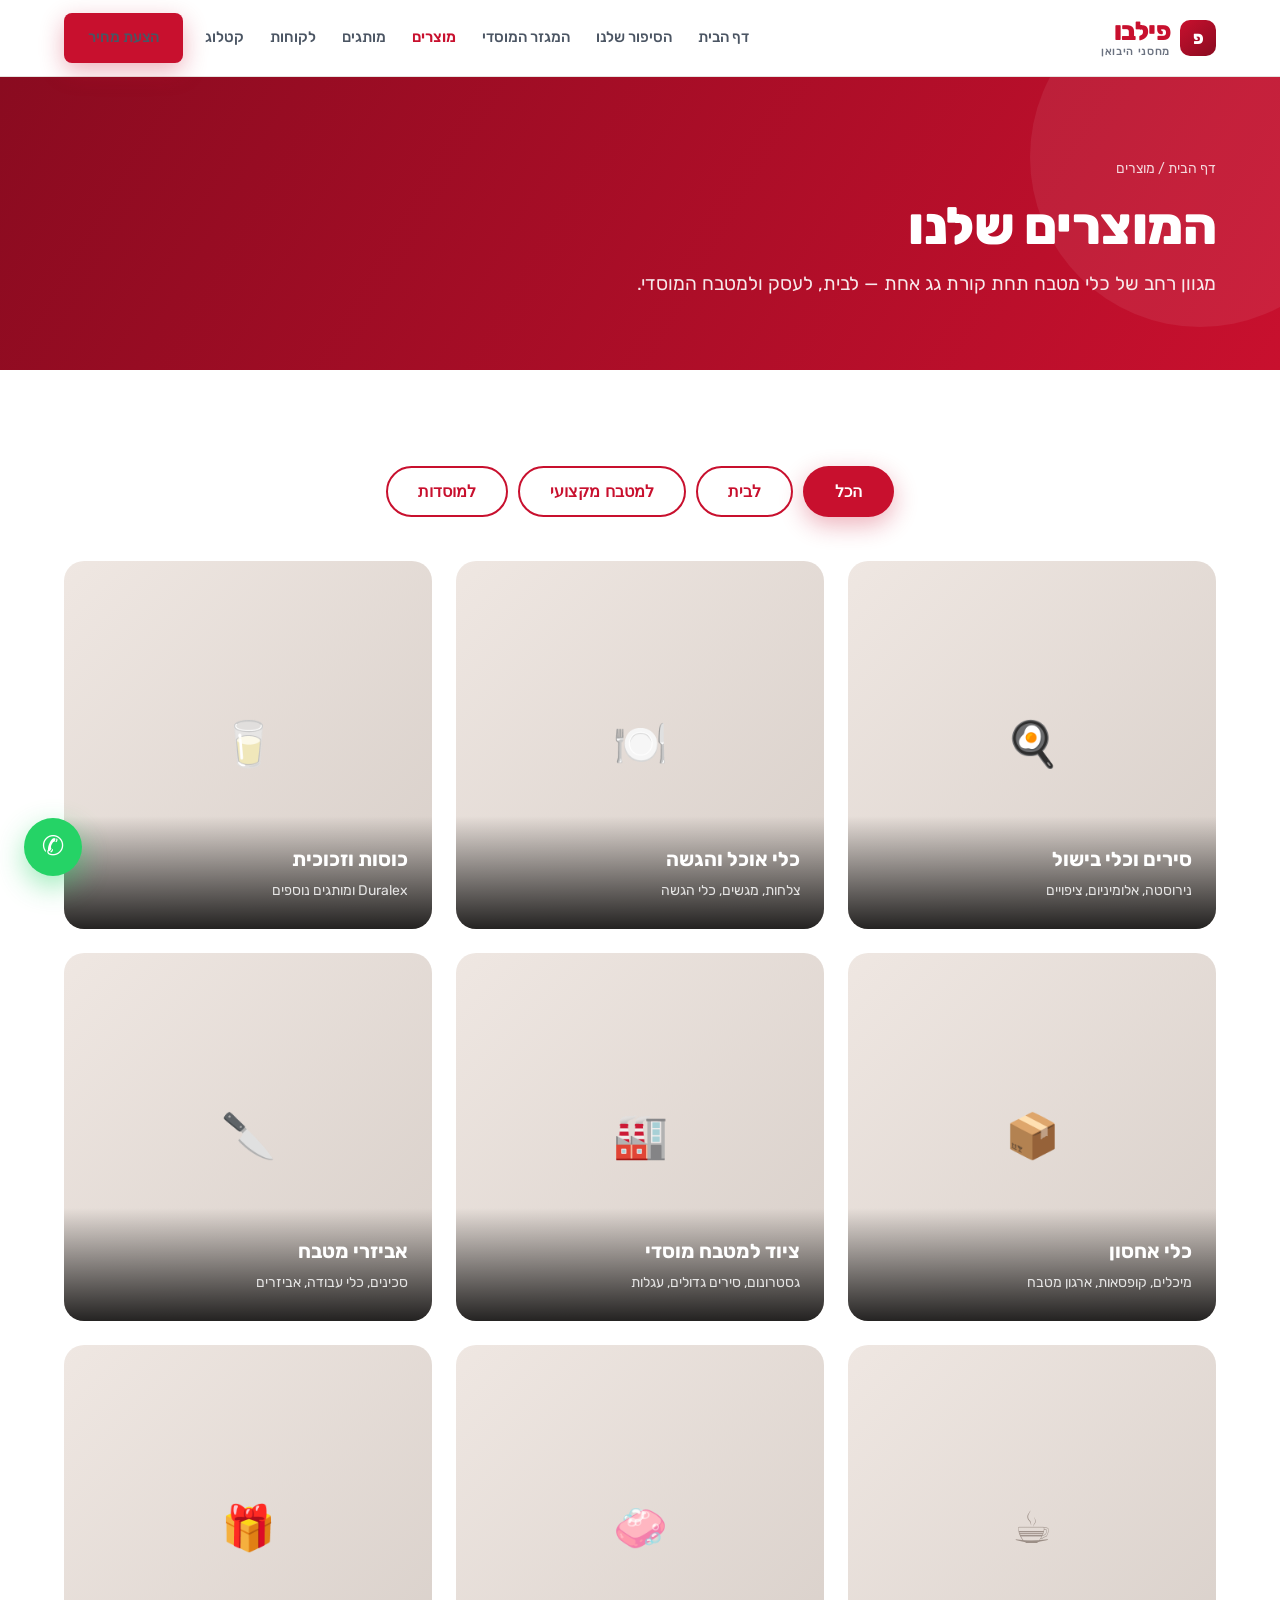
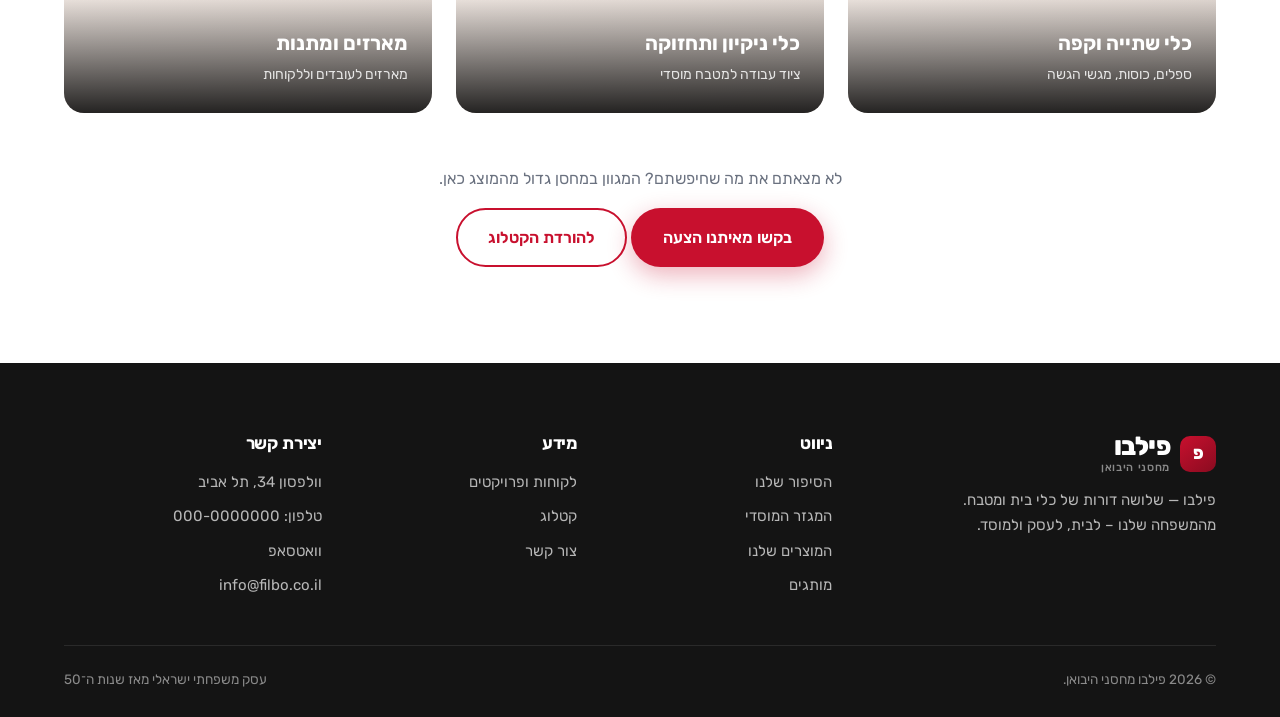
<file: products.html>
<!DOCTYPE html>
<html lang="he" dir="rtl">
<head>
<meta charset="utf-8">
<meta name="viewport" content="width=device-width,initial-scale=1">
<title>המוצרים שלנו | כלי מטבח, כלי אוכל וציוד מוסדי – פילבו</title>
<meta name="description" content="קטגוריות המוצרים של פילבו: סירים וכלי בישול, כלי אוכל והגשה, כוסות וזכוכית, כלי אחסון, ציוד למטבח מוסדי ואביזרי מטבח.">
<link rel="preconnect" href="https://fonts.googleapis.com">
<link rel="preconnect" href="https://fonts.gstatic.com" crossorigin>
<link href="https://fonts.googleapis.com/css2?family=Rubik:wght@400;500;600;700;800&display=swap" rel="stylesheet">
<link rel="stylesheet" href="assets/css/style.css">
</head>
<body>
<header class="header">
  <div class="wrap header__inner">
    <a class="logo" href="index.html"><span class="logo__mark">פ</span><span class="logo__txt">פילבו<small>מחסני היבואן</small></span></a>
    <button class="burger" aria-label="פתיחת תפריט" aria-expanded="false">☰</button>
    <nav class="nav">
      <a href="index.html">דף הבית</a><a href="about.html">הסיפור שלנו</a><a href="institutional.html">המגזר המוסדי</a>
      <a href="products.html">מוצרים</a><a href="brands.html">מותגים</a><a href="clients.html">לקוחות</a>
      <a href="catalog.html">קטלוג</a><a class="btn btn--primary" href="contact.html">הצעת מחיר</a>
    </nav>
  </div>
</header>

<section class="phero">
  <div class="wrap">
    <div class="crumbs"><a href="index.html">דף הבית</a> / מוצרים</div>
    <h1>המוצרים שלנו</h1>
    <p>מגוון רחב של כלי מטבח תחת קורת גג אחת — לבית, לעסק ולמטבח המוסדי.</p>
  </div>
</section>

<section class="section">
  <div class="wrap">
    <div style="display:flex;gap:10px;flex-wrap:wrap;justify-content:center;margin-bottom:44px" class="reveal">
      <button class="btn btn--primary" data-filter="all">הכל</button>
      <button class="btn btn--outline" data-filter="home">לבית</button>
      <button class="btn btn--outline" data-filter="pro">למטבח מקצועי</button>
      <button class="btn btn--outline" data-filter="inst">למוסדות</button>
    </div>
    <div class="grid grid--3">
      <div class="tile reveal" data-cat="home"><div class="ph">🍳</div><div class="tile__cap">סירים וכלי בישול<span>נירוסטה, אלומיניום, ציפויים</span></div></div>
      <div class="tile reveal" data-cat="home" data-delay="70"><div class="ph">🍽️</div><div class="tile__cap">כלי אוכל והגשה<span>צלחות, מגשים, כלי הגשה</span></div></div>
      <div class="tile reveal" data-cat="home" data-delay="140"><div class="ph">🥛</div><div class="tile__cap">כוסות וזכוכית<span>Duralex ומותגים נוספים</span></div></div>
      <div class="tile reveal" data-cat="home" data-delay="210"><div class="ph">📦</div><div class="tile__cap">כלי אחסון<span>מיכלים, קופסאות, ארגון מטבח</span></div></div>
      <div class="tile reveal" data-cat="inst" data-delay="280"><div class="ph">🏭</div><div class="tile__cap">ציוד למטבח מוסדי<span>גסטרונום, סירים גדולים, עגלות</span></div></div>
      <div class="tile reveal" data-cat="pro" data-delay="350"><div class="ph">🔪</div><div class="tile__cap">אביזרי מטבח<span>סכינים, כלי עבודה, אביזרים</span></div></div>
      <div class="tile reveal" data-cat="pro"><div class="ph">☕</div><div class="tile__cap">כלי שתייה וקפה<span>ספלים, כוסות, מגשי הגשה</span></div></div>
      <div class="tile reveal" data-cat="inst" data-delay="70"><div class="ph">🧼</div><div class="tile__cap">כלי ניקיון ותחזוקה<span>ציוד עבודה למטבח מוסדי</span></div></div>
      <div class="tile reveal" data-cat="home" data-delay="140"><div class="ph">🎁</div><div class="tile__cap">מארזים ומתנות<span>מארזים לעובדים וללקוחות</span></div></div>
    </div>
    <div style="text-align:center;margin-top:52px" class="reveal">
      <p style="color:var(--grey)">לא מצאתם את מה שחיפשתם? המגוון במחסן גדול מהמוצג כאן.</p>
      <a class="btn btn--primary" href="contact.html">בקשו מאיתנו הצעה</a>
      <a class="btn btn--outline" href="catalog.html">להורדת הקטלוג</a>
    </div>
  </div>
</section>

<footer class="footer">
  <div class="wrap">
    <div class="footer__grid">
      <div><div class="logo" style="color:#fff;margin-bottom:14px"><span class="logo__mark">פ</span><span class="logo__txt">פילבו<small style="color:#8A8A8A">מחסני היבואן</small></span></div>
        <p>פילבו — שלושה דורות של כלי בית ומטבח.<br>מהמשפחה שלנו – לבית, לעסק ולמוסד.</p></div>
      <div><h4>ניווט</h4><ul><li><a href="about.html">הסיפור שלנו</a></li><li><a href="institutional.html">המגזר המוסדי</a></li><li><a href="products.html">המוצרים שלנו</a></li><li><a href="brands.html">מותגים</a></li></ul></div>
      <div><h4>מידע</h4><ul><li><a href="clients.html">לקוחות ופרויקטים</a></li><li><a href="catalog.html">קטלוג</a></li><li><a href="contact.html">צור קשר</a></li></ul></div>
      <div><h4>יצירת קשר</h4><ul><li>וולפסון 34, תל אביב</li><li><a href="tel:+972000000000">טלפון: 000-0000000</a></li><li><a href="https://wa.me/972000000000">וואטסאפ</a></li><li><a href="mailto:info@filbo.co.il">info@filbo.co.il</a></li></ul></div>
    </div>
    <div class="footer__bottom"><span>© <span id="year">2026</span> פילבו מחסני היבואן.</span><span>עסק משפחתי ישראלי מאז שנות ה־50</span></div>
  </div>
</footer>
<a class="fab" href="https://wa.me/972000000000" aria-label="וואטסאפ">✆</a>
<script src="assets/js/main.js"></script>
</body>
</html>
</file>
<file: assets/css/style.css>
/* ===== Filbo – פילבו מחסני היבואן | Design tokens ===== */
:root{
  --red:#C8102E;
  --red-deep:#8A0B20;
  --red-soft:#FDEEF0;
  --ink:#1A1A1A;
  --ink-soft:#4B5563;
  --grey:#6B7280;
  --line:#E7E2DF;
  --cream:#FAF7F5;
  --cream-2:#F2E9E4;
  --white:#FFFFFF;
  --steel:#9AA3AD;
  --shadow:0 10px 30px rgba(26,26,26,.08);
  --shadow-lg:0 24px 60px rgba(26,26,26,.14);
  --radius:12px;
  --radius-lg:20px;
  --wrap:1200px;
  --ease:cubic-bezier(.22,1,.36,1);
}
*,*::before,*::after{box-sizing:border-box}
html{scroll-behavior:smooth}
body{
  margin:0;
  font-family:"Rubik",system-ui,"Segoe UI",Arial,sans-serif;
  color:var(--ink);
  background:var(--white);
  line-height:1.7;
  -webkit-font-smoothing:antialiased;
}
img{max-width:100%;display:block}
a{color:inherit;text-decoration:none}
h1,h2,h3,h4{margin:0 0 .5em;line-height:1.2;font-weight:700;letter-spacing:-.01em}
p{margin:0 0 1em}
.wrap{max-width:var(--wrap);margin-inline:auto;padding-inline:24px}
.section{padding:96px 0}
.section--cream{background:var(--cream)}
.section--red{background:var(--red-deep);color:#fff}
.section--dark{background:#141414;color:#fff}

/* ===== Buttons ===== */
.btn{
  display:inline-flex;align-items:center;gap:.5em;
  padding:14px 30px;border-radius:999px;font-weight:600;font-size:16px;
  border:2px solid transparent;cursor:pointer;
  transition:transform .25s var(--ease),box-shadow .25s var(--ease),background .25s,color .25s;
}
.btn:hover{transform:translateY(-3px)}
.btn--primary{background:var(--red);color:#fff;box-shadow:0 8px 24px rgba(200,16,46,.32)}
.btn--primary:hover{background:var(--red-deep);box-shadow:0 14px 34px rgba(200,16,46,.42)}
.btn--ghost{background:transparent;color:#fff;border-color:rgba(255,255,255,.75)}
.btn--ghost:hover{background:#fff;color:var(--ink)}
.btn--outline{background:transparent;color:var(--red);border-color:var(--red)}
.btn--outline:hover{background:var(--red);color:#fff}
.btn--wa{background:#25D366;color:#fff}

/* ===== Header ===== */
.header{
  position:sticky;top:0;z-index:100;background:rgba(255,255,255,.92);
  backdrop-filter:blur(12px);border-bottom:1px solid var(--line);
  transition:box-shadow .3s;
}
.header.is-stuck{box-shadow:0 6px 24px rgba(0,0,0,.07)}
.header__inner{display:flex;align-items:center;justify-content:space-between;gap:24px;height:76px;position:relative}
.logo{display:flex;align-items:center;gap:10px;font-weight:800;font-size:26px;color:var(--red);letter-spacing:-.02em}
.logo__mark{width:36px;height:36px;border-radius:10px;background:linear-gradient(140deg,var(--red),var(--red-deep));display:grid;place-items:center;color:#fff;font-size:18px;flex:none}
.logo__txt{line-height:1.1}
.logo__txt small{display:block;font-size:11px;font-weight:500;color:var(--grey);letter-spacing:.06em}
.nav{display:flex;align-items:center;gap:2px}
.nav a{padding:9px 12px;border-radius:8px;font-size:15px;font-weight:500;color:var(--ink-soft);transition:color .2s,background .2s}
.nav a:hover{color:var(--red);background:var(--red-soft)}
.nav a.is-active{color:var(--red);font-weight:600}
.nav .btn{margin-inline-start:8px;padding:10px 22px;font-size:15px}
.burger{display:none;background:none;border:0;font-size:26px;color:var(--ink);cursor:pointer;padding:6px;line-height:1}

/* ===== Hero ===== */
.hero{position:relative;min-height:88vh;display:flex;align-items:center;overflow:hidden;color:#fff}
.hero__bg{position:absolute;inset:0;background-size:cover;background-position:center;transform:scale(1.06);animation:kenburns 22s ease-in-out infinite alternate}
@keyframes kenburns{from{transform:scale(1.06) translate3d(0,0,0)}to{transform:scale(1.16) translate3d(-1.5%,-1.5%,0)}}
.hero::after{content:"";position:absolute;inset:0;background:linear-gradient(275deg,rgba(10,10,10,.88) 0%,rgba(10,10,10,.64) 45%,rgba(10,10,10,.28) 100%)}
.hero__inner{position:relative;z-index:2;max-width:760px;padding:120px 0}
.hero__eyebrow{display:inline-flex;align-items:center;gap:8px;background:rgba(200,16,46,.94);padding:7px 18px;border-radius:999px;font-size:14px;font-weight:600;letter-spacing:.04em;margin-bottom:22px}
.hero h1{font-size:clamp(42px,6vw,74px);font-weight:800;margin-bottom:.15em}
.hero__sub{font-size:clamp(20px,2.4vw,30px);font-weight:500;opacity:.94;margin-bottom:.6em}
.hero__lead{font-size:19px;opacity:.86;max-width:600px;margin-bottom:34px}
.hero__cta{display:flex;flex-wrap:wrap;gap:14px}
.hero__scroll{position:absolute;bottom:26px;inset-inline-start:50%;transform:translateX(50%);z-index:2;opacity:.7;font-size:13px;animation:bob 2.2s ease-in-out infinite}
@keyframes bob{0%,100%{transform:translateX(50%) translateY(0)}50%{transform:translateX(50%) translateY(9px)}}

/* ===== Stats ===== */
.stats{background:#fff;border-bottom:1px solid var(--line)}
.stats__grid{display:grid;grid-template-columns:repeat(4,1fr)}
.stat{padding:52px 30px;text-align:center;border-inline-start:1px solid var(--line);transition:background .3s}
.stat:first-child{border-inline-start:0}
.stat:hover{background:var(--cream)}
.stat__num{font-size:34px;font-weight:800;color:var(--red);line-height:1.15;margin-bottom:6px}
.stat__label{font-size:15px;color:var(--grey);line-height:1.5}

/* ===== Section heads ===== */
.head{max-width:760px;margin-bottom:56px}
.head--center{margin-inline:auto;text-align:center}
.eyebrow{display:inline-block;font-size:14px;font-weight:700;letter-spacing:.14em;color:var(--red);margin-bottom:14px}
.section--red .eyebrow{color:#F7C9D0}
.head h2{font-size:clamp(30px,4vw,46px);font-weight:800}
.head p{font-size:18px;color:var(--ink-soft)}
.section--red .head p{color:rgba(255,255,255,.86)}
.rule{width:64px;height:4px;background:var(--red);border-radius:3px;margin-bottom:22px}
.section--red .rule{background:#fff}
.head--center .rule{margin-inline:auto}

/* ===== Cards ===== */
.grid{display:grid;gap:24px}
.grid--2{grid-template-columns:repeat(2,1fr)}
.grid--3{grid-template-columns:repeat(3,1fr)}
.grid--4{grid-template-columns:repeat(4,1fr)}
.card{
  background:#fff;border:1px solid var(--line);border-radius:var(--radius-lg);
  padding:34px 30px;transition:transform .35s var(--ease),box-shadow .35s var(--ease),border-color .3s;
}
.card:hover{transform:translateY(-8px);box-shadow:var(--shadow-lg);border-color:transparent}
.card__icon{width:56px;height:56px;border-radius:14px;background:var(--red-soft);color:var(--red);display:grid;place-items:center;font-size:26px;margin-bottom:18px;transition:background .3s,color .3s,transform .3s var(--ease)}
.card:hover .card__icon{background:var(--red);color:#fff;transform:rotate(-6deg) scale(1.06)}
.card h3{font-size:21px;margin-bottom:8px}
.card p{color:var(--grey);font-size:15.5px;margin:0}

/* ===== Product tiles ===== */
.tile{position:relative;border-radius:var(--radius-lg);overflow:hidden;aspect-ratio:1/1;background:var(--cream-2);display:block}
.tile img,.tile .ph{width:100%;height:100%;object-fit:cover;transition:transform .7s var(--ease)}
.tile:hover img,.tile:hover .ph{transform:scale(1.08)}
.tile__cap{position:absolute;inset-inline:0;bottom:0;padding:26px 24px;color:#fff;background:linear-gradient(to top,rgba(0,0,0,.84),rgba(0,0,0,0));font-weight:700;font-size:20px}
.tile__cap span{display:block;font-weight:400;font-size:14px;opacity:.84;margin-top:3px}
.ph{background:linear-gradient(135deg,#EFE7E2,#D8CFC9);display:grid;place-items:center;color:#9c8f87;font-size:44px}

/* ===== Timeline ===== */
.timeline{position:relative;padding-top:20px}
.timeline::before{content:"";position:absolute;top:46px;inset-inline:8%;height:3px;background:linear-gradient(to left,var(--red),rgba(200,16,46,.22));border-radius:3px}
.timeline__grid{display:grid;grid-template-columns:repeat(4,1fr);gap:26px;position:relative}
.tl{text-align:center}
.tl__dot{width:22px;height:22px;border-radius:50%;background:var(--red);border:5px solid var(--cream);margin:26px auto 22px;box-shadow:0 0 0 3px rgba(200,16,46,.25);transition:transform .35s var(--ease),box-shadow .35s}
.tl:hover .tl__dot{transform:scale(1.35);box-shadow:0 0 0 10px rgba(200,16,46,.14)}
.tl h3{font-size:20px;color:var(--red)}
.tl p{color:var(--ink-soft);font-size:15.5px}

/* ===== Logo wall ===== */
.logos{display:grid;grid-template-columns:repeat(6,1fr);gap:18px}
.logos div{
  aspect-ratio:16/9;border:1px solid var(--line);border-radius:var(--radius);
  display:grid;place-items:center;text-align:center;font-size:14px;font-weight:600;color:var(--steel);
  background:#fff;filter:grayscale(1);opacity:.72;transition:.35s var(--ease);padding:10px;
}
.logos div:hover{filter:none;opacity:1;color:var(--red);transform:translateY(-4px);box-shadow:var(--shadow)}

/* ===== Split ===== */
.split{display:grid;grid-template-columns:1.05fr .95fr;gap:56px;align-items:center}
.split__media{position:relative}
.split__media .ph,.split__media img{border-radius:var(--radius-lg);aspect-ratio:4/3;object-fit:cover}
.badge-years{
  position:absolute;inset-block-end:-26px;inset-inline-start:-22px;background:var(--red);color:#fff;
  border-radius:var(--radius-lg);padding:22px 28px;box-shadow:var(--shadow-lg);text-align:center;
}
.badge-years b{display:block;font-size:38px;line-height:1}
.badge-years span{font-size:13px;opacity:.9}
.ticks{list-style:none;padding:0;margin:0 0 28px;display:grid;gap:12px}
.ticks li{position:relative;padding-inline-start:32px;color:var(--ink-soft)}
.ticks li::before{content:"✓";position:absolute;inset-inline-start:0;top:0;width:22px;height:22px;border-radius:50%;background:var(--red-soft);color:var(--red);display:grid;place-items:center;font-size:13px;font-weight:700}
.section--red .ticks li{color:rgba(255,255,255,.9)}
.section--red .ticks li::before{background:rgba(255,255,255,.16);color:#fff}

/* ===== Form ===== */
.form{display:grid;gap:16px;background:#fff;padding:36px;border-radius:var(--radius-lg);box-shadow:var(--shadow)}
.form .row{display:grid;grid-template-columns:1fr 1fr;gap:16px}
.field{display:grid;gap:6px}
.field label{font-size:14px;font-weight:600;color:var(--ink-soft)}
.field input,.field select,.field textarea{
  font-family:inherit;font-size:16px;padding:13px 15px;border:1px solid var(--line);
  border-radius:var(--radius);background:var(--cream);transition:border-color .2s,box-shadow .2s,background .2s;
}
.field input:focus,.field select:focus,.field textarea:focus{
  outline:0;border-color:var(--red);background:#fff;box-shadow:0 0 0 4px rgba(200,16,46,.12);
}
.form__ok{display:none;background:#E8F6EC;color:#166534;border-radius:var(--radius);padding:14px 16px;font-weight:600}
.form__ok.show{display:block;animation:pop .4s var(--ease)}
@keyframes pop{from{opacity:0;transform:translateY(-8px)}to{opacity:1;transform:none}}

/* ===== Accordion (FAQ) ===== */
.acc{border:1px solid var(--line);border-radius:var(--radius-lg);overflow:hidden;background:#fff}
.acc+.acc{margin-top:14px}
.acc summary{cursor:pointer;padding:20px 24px;font-weight:600;font-size:17px;list-style:none;display:flex;justify-content:space-between;gap:14px;align-items:center}
.acc summary::-webkit-details-marker{display:none}
.acc summary::after{content:"+";color:var(--red);font-size:24px;font-weight:400;transition:transform .3s var(--ease)}
.acc[open] summary::after{transform:rotate(45deg)}
.acc p{padding:0 24px 22px;margin:0;color:var(--ink-soft)}

/* ===== Footer ===== */
.footer{background:#141414;color:#B7B7B7;padding:70px 0 26px;font-size:15px}
.footer h4{color:#fff;font-size:17px;margin-bottom:16px}
.footer a{transition:color .2s}
.footer a:hover{color:var(--red)}
.footer__grid{display:grid;grid-template-columns:1.6fr 1fr 1fr 1.2fr;gap:40px}
.footer ul{list-style:none;padding:0;margin:0;display:grid;gap:9px}
.footer__bottom{margin-top:46px;padding-top:22px;border-top:1px solid #2A2A2A;display:flex;justify-content:space-between;gap:16px;flex-wrap:wrap;font-size:13.5px;color:#8A8A8A}

/* ===== Floating WhatsApp ===== */
.fab{position:fixed;inset-block-end:24px;inset-inline-end:24px;z-index:120;width:58px;height:58px;border-radius:50%;background:#25D366;color:#fff;display:grid;place-items:center;font-size:27px;box-shadow:0 10px 28px rgba(37,211,102,.45);transition:transform .3s var(--ease)}
.fab:hover{transform:scale(1.1)}

/* ===== Inner page hero ===== */
.phero{background:linear-gradient(120deg,var(--red-deep),var(--red));color:#fff;padding:80px 0 70px;position:relative;overflow:hidden}
.phero::after{content:"";position:absolute;inset-block-start:-90px;inset-inline-start:-90px;width:340px;height:340px;border-radius:50%;background:rgba(255,255,255,.07)}
.phero .wrap{position:relative;z-index:2}
.phero h1{font-size:clamp(32px,4.6vw,52px);font-weight:800;margin-bottom:.2em}
.phero p{font-size:19px;opacity:.9;max-width:660px;margin:0}
.crumbs{font-size:14px;opacity:.82;margin-bottom:14px}

/* ===== Reveal animation ===== */
.reveal{opacity:0;transform:translateY(28px);transition:opacity .75s var(--ease),transform .75s var(--ease)}
.reveal.in{opacity:1;transform:none}
@media (prefers-reduced-motion:reduce){
  .reveal{opacity:1;transform:none;transition:none}
  .hero__bg{animation:none}
  .hero__scroll{animation:none}
}

/* ===== Responsive ===== */
@media (max-width:1080px){
  .nav a{padding:8px 9px;font-size:14px}
}
@media (max-width:980px){
  .grid--3,.grid--4,.stats__grid,.timeline__grid{grid-template-columns:repeat(2,1fr)}
  .logos{grid-template-columns:repeat(3,1fr)}
  .split{grid-template-columns:1fr;gap:40px}
  .footer__grid{grid-template-columns:1fr 1fr}
  .timeline::before{display:none}
  .stat{border-inline-start:0;border-top:1px solid var(--line)}
  .badge-years{inset-inline-start:12px;inset-block-end:-18px}
}
@media (max-width:680px){
  .section{padding:64px 0}
  .nav{display:none;position:absolute;top:76px;inset-inline:0;background:#fff;flex-direction:column;align-items:stretch;padding:14px;border-bottom:1px solid var(--line);box-shadow:var(--shadow)}
  .nav.open{display:flex}
  .burger{display:block}
  .grid--2,.grid--3,.grid--4,.stats__grid,.timeline__grid{grid-template-columns:1fr}
  .logos{grid-template-columns:repeat(2,1fr)}
  .form .row{grid-template-columns:1fr}
  .footer__grid{grid-template-columns:1fr}
  .hero{min-height:76vh}
  .form{padding:24px}
}
</file>
